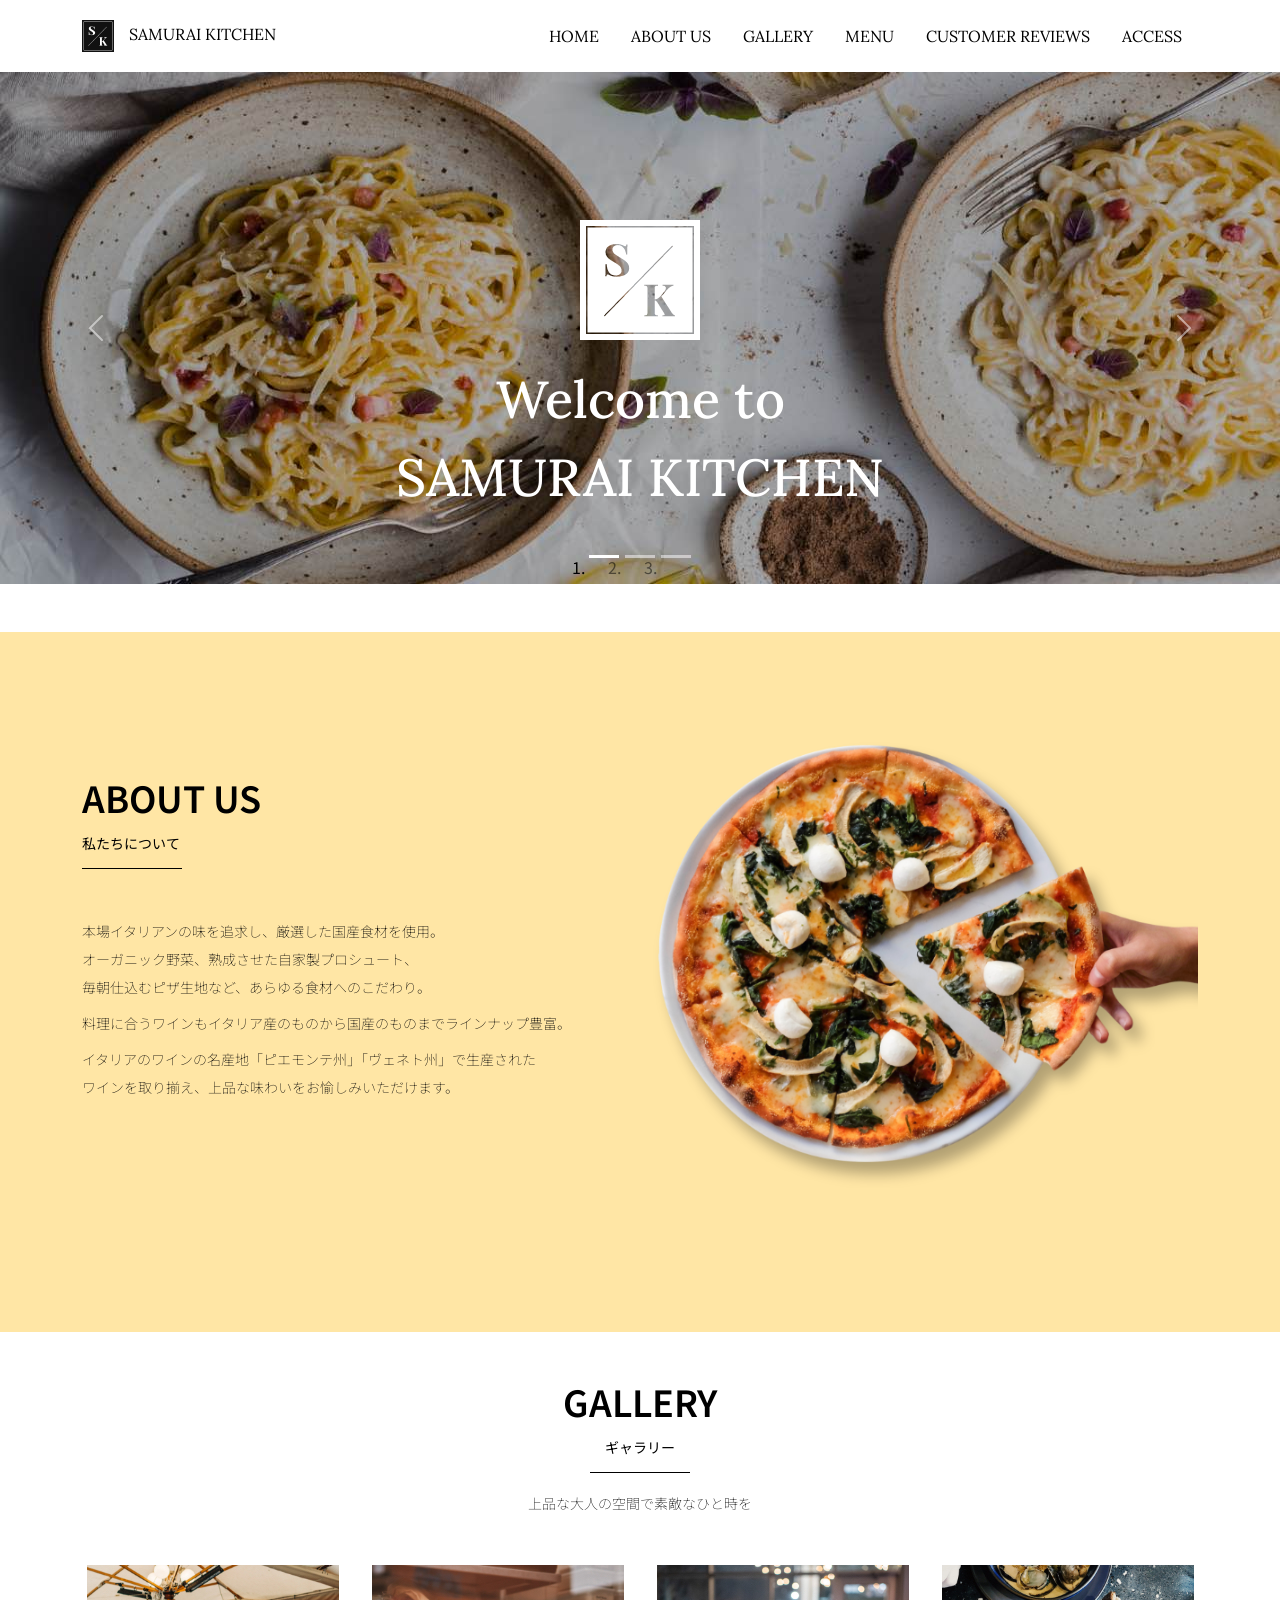
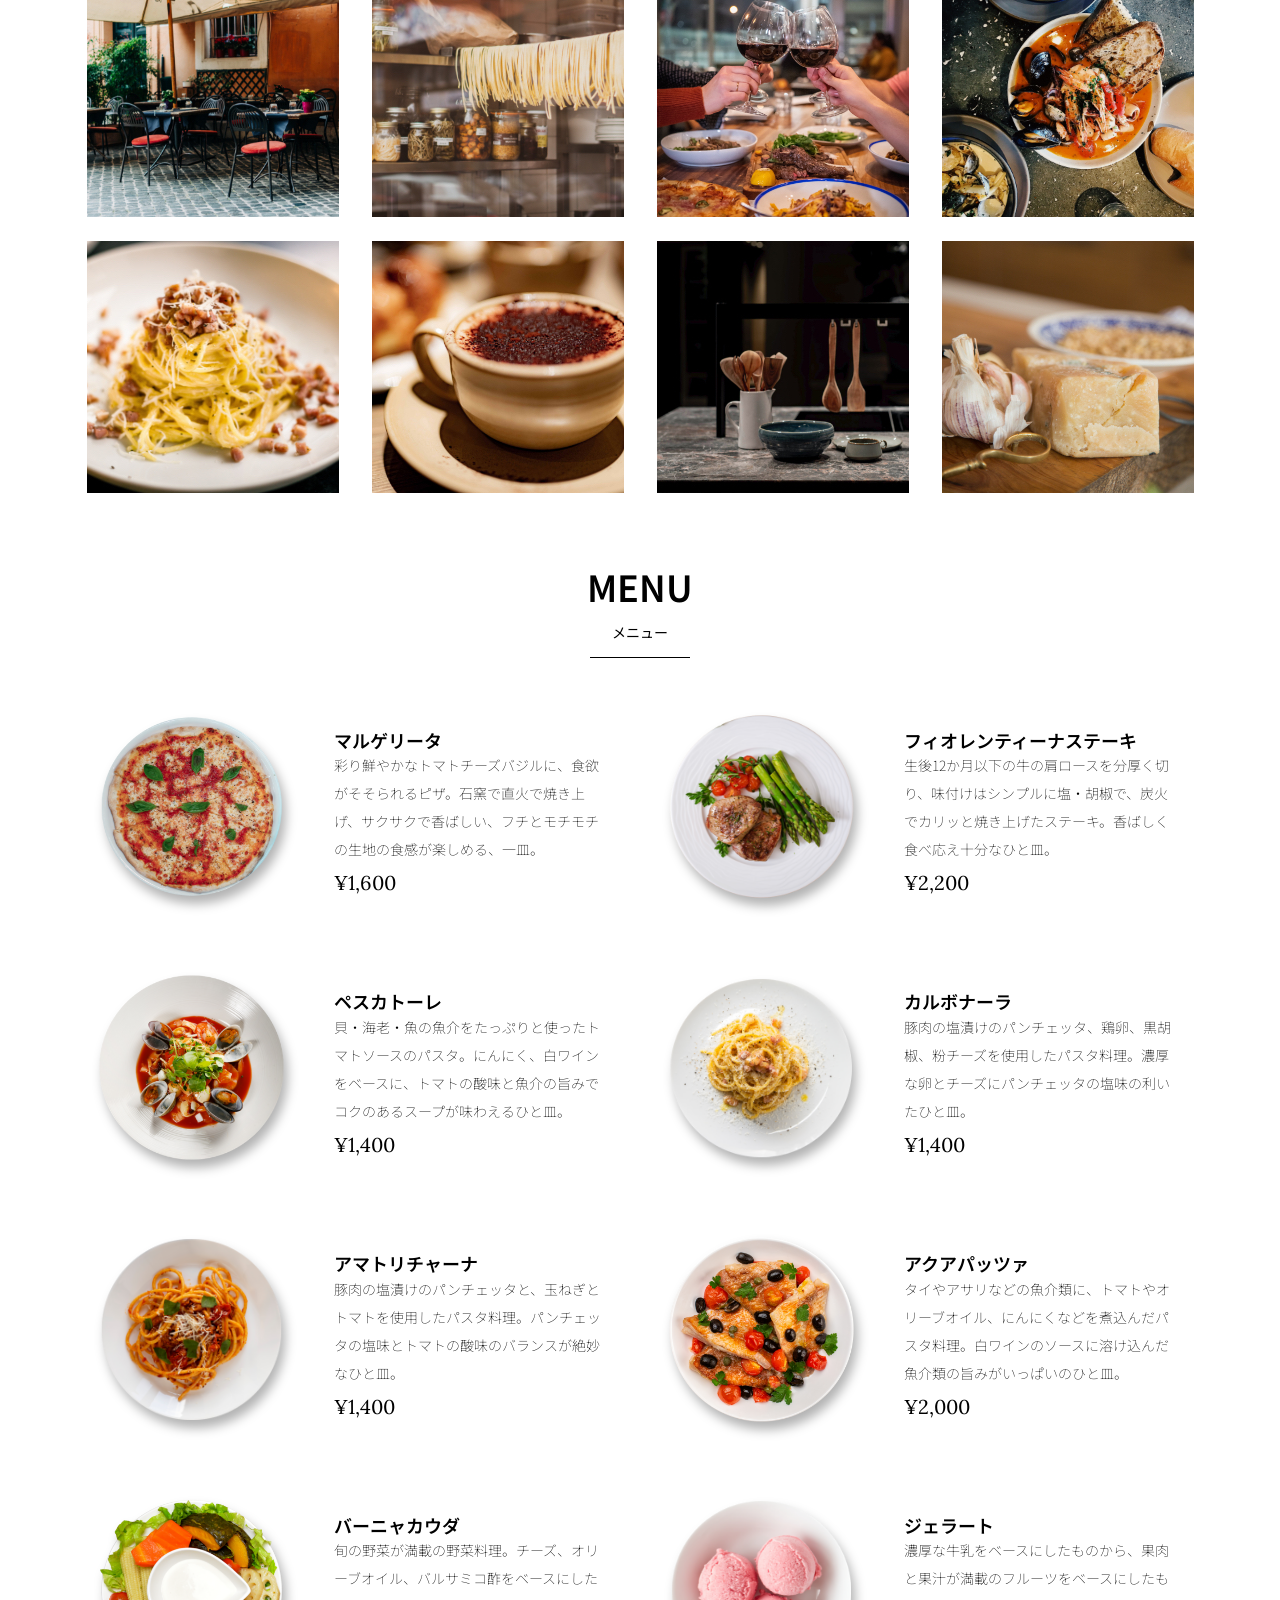
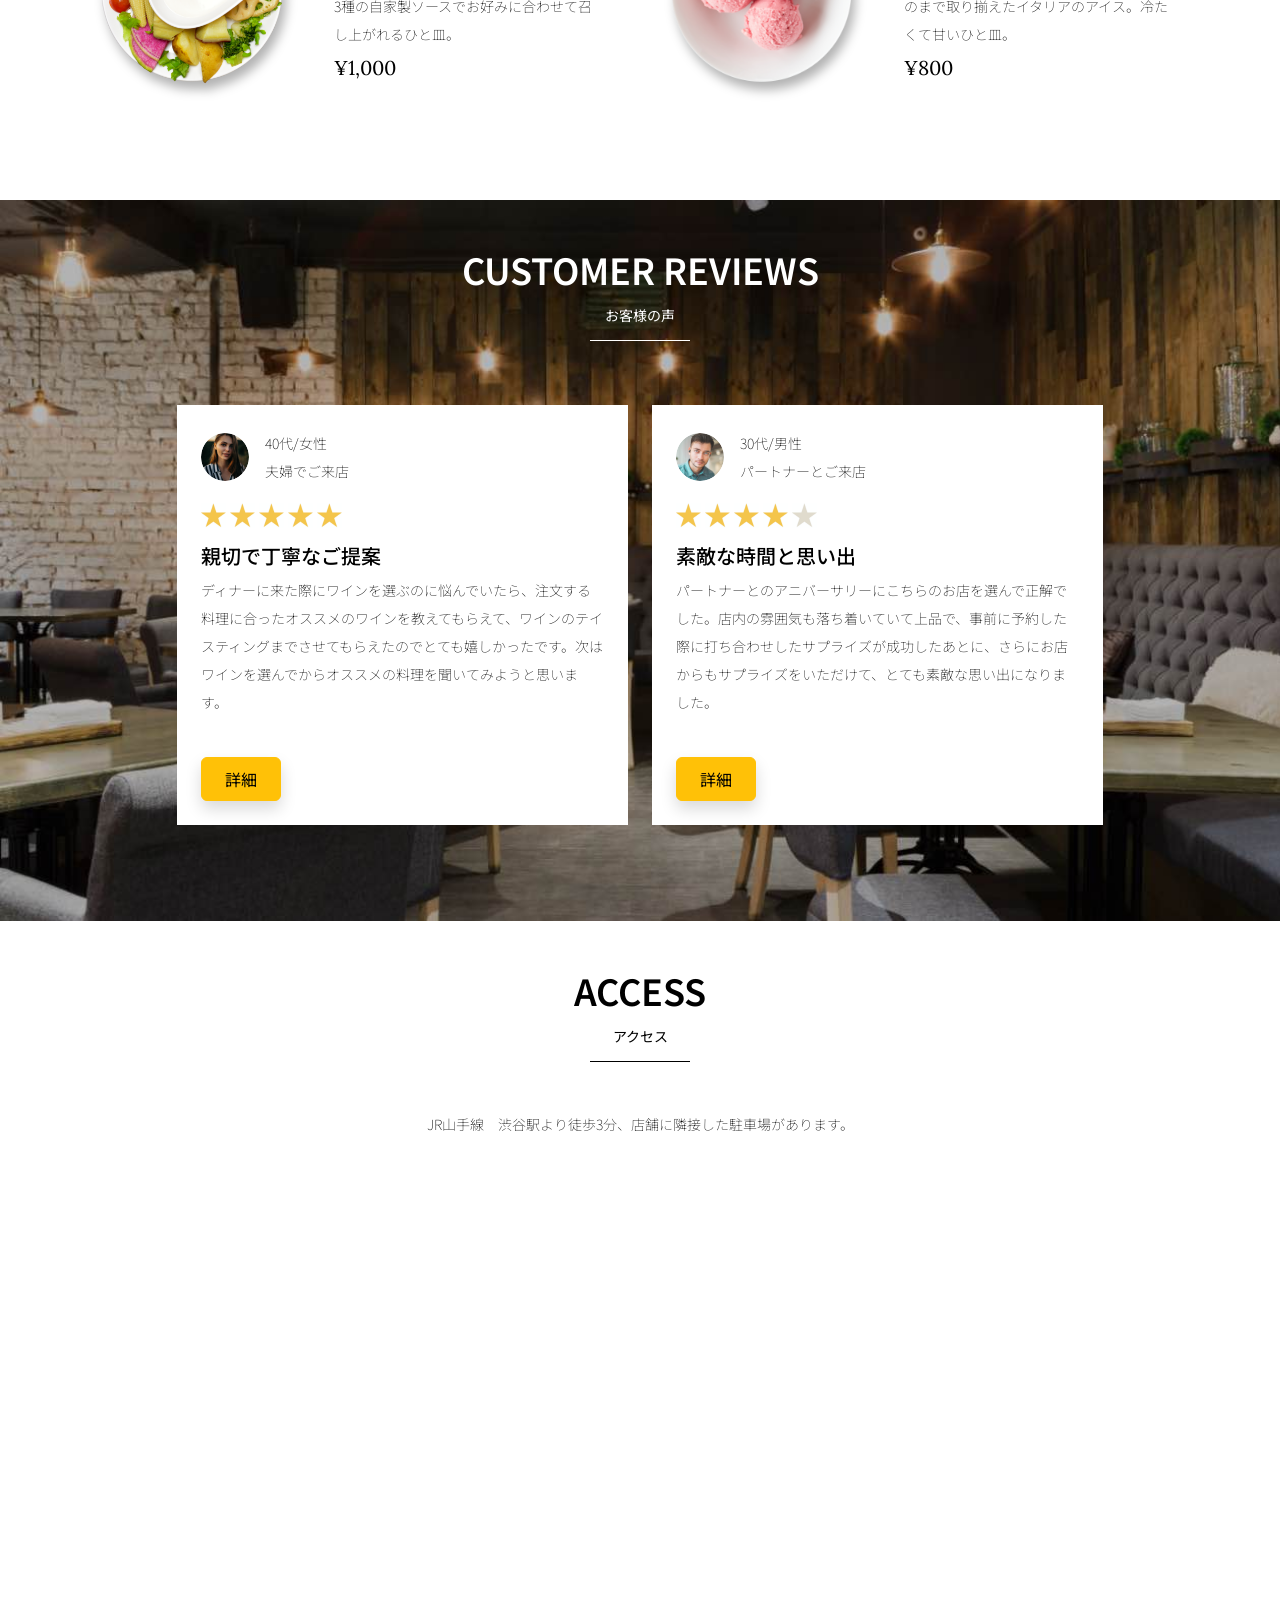
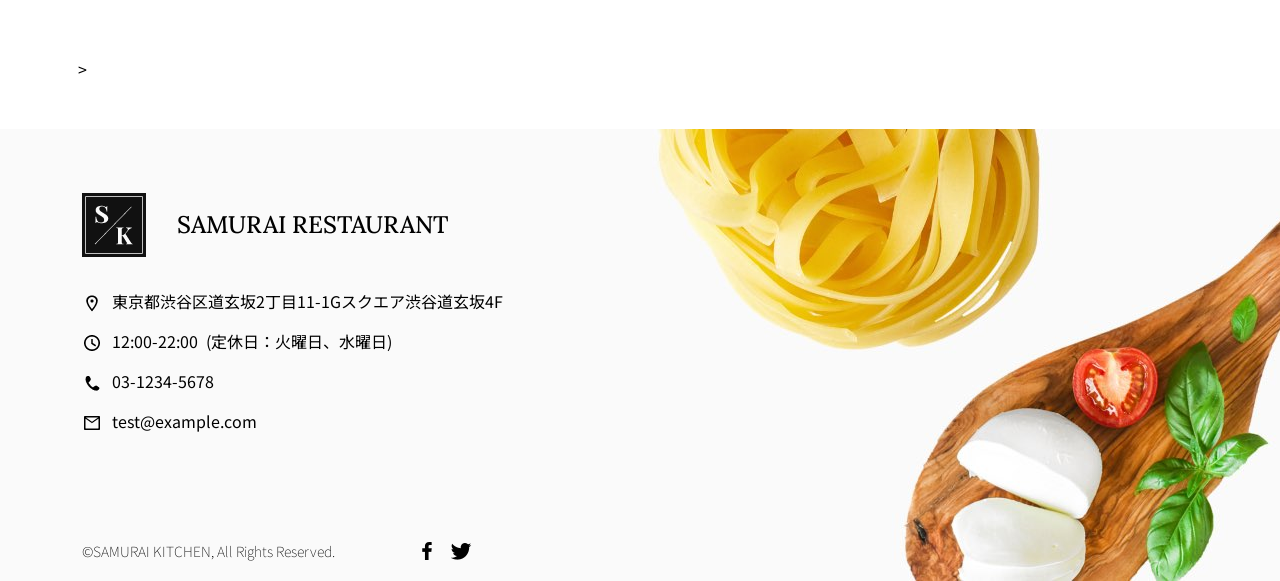
<file: kadai_tutorial_output/index.html>
<!doctype html>
<html lang="ja">

<head>
  <meta charset="utf-8">
 <!-- マルチデバイス対応 -->
  <meta name="viewport" content="width=device-width, initial-scale=1">
  <meta name="description" content="">
  <meta name="author" content="SAMURAI ENGINEER">
  <title>SAMURAI XD_HTML教材</title>

  <!-- ************************************************ bootstrap.min.cssの読み込み -->
  <link href="https://cdn.jsdelivr.net/npm/bootstrap@5.0.0-beta1/dist/css/bootstrap.min.css" rel="stylesheet"
    integrity="sha384-giJF6kkoqNQ00vy+HMDP7azOuL0xtbfIcaT9wjKHr8RbDVddVHyTfAAsrekwKmP1" crossorigin="anonymous">

  <!-- ************************************************ bootstrap.bundle.min.jsの読み込み -->
  <script src="https://cdn.jsdelivr.net/npm/bootstrap@5.0.0-beta1/dist/js/bootstrap.bundle.min.js"
    integrity="sha384-ygbV9kiqUc6oa4msXn9868pTtWMgiQaeYH7/t7LECLbyPA2x65Kgf80OJFdroafW" crossorigin="anonymous" defer>
  </script>

  <!-- ************************************************ Google Font読み込み -->
  <link rel="preconnect" href="https://fonts.gstatic.com">
  <link href="https://fonts.googleapis.com/css2?family=Lora&display=swap" rel="stylesheet">
  <link href="https://fonts.googleapis.com/css2?family=Noto+Sans+JP:wght@300&display=swap" rel="stylesheet">
  <!-- ************************************************ Font Awesome -->
  <link rel="stylesheet" href="https://use.fontawesome.com/releases/v5.1.0/css/all.css"
    integrity="sha384-lKuwvrZot6UHsBSfcMvOkWwlCMgc0TaWr+30HWe3a4ltaBwTZhyTEggF5tJv8tbt" crossorigin="anonymous">
  <!-- ************************************************今回作成する styles.cssの読み込み -->
  <link href="stylesheet/style.css" rel="stylesheet">
  <!-- ************************************************  -->
</head>

<body>
  <main>
    <!-- ナビゲーションバー開始 -->
   <nav class="navbar navbar-expand-lg">
     <div class="container">
       <a class="navbar-brand my_navbar_brand">
         <img class="img-fluid navbar_brand_logo" src="img/site_logo.png" alt="サイトアイコン"><span>SAMURAI KITCHEN</span>
       </a>
       <div class="navbar-toggler hamburger_menu" data-bs-toggle="collapse" data-bs-target="#navbarNav"
         　aria-controls="navbarNav" aria-expanded="false" aria-label="Toggle navigation">
         <input type="checkbox" id="hamburger_btn_check">
         <label for="hamburger_btn_check" class="hamburger_btn">
           <img class="btn_open" src="img/button_open.png" alt="ナビゲーションバーのボタン">
           <img class="btn_close" src="img/button_close.png" alt="ナビゲーションバーのボタン">
         </label>
       </div>
       <div class="collapse navbar-collapse justify-content-end" id="navbarNav">
         <ul class="navbar-nav">
           <li class="nav-item px-2">
             <a class="nav-link my_nav_link my-2" aria-current="page" href="#">HOME</a>
           </li>

           <li class="nav-item px-2">
             <a class="nav-link my_nav_link my-2" href="#about">ABOUT US</a>
           </li>

           <li class="nav-item px-2">
             <a class="nav-link my_nav_link my-2" href="#gallery">GALLERY</a>
           </li>

           <li class="nav-item px-2">
             <a class="nav-link my_nav_link my-2" href="#menu">MENU</a>
           </li>

           <li class="nav-item px-2">
             <a class="nav-link my_nav_link my-2" href="#review">CUSTOMER REVIEWS</a>
           </li>

           <li class="nav-item px-2">
             <a class="nav-link my_nav_link my-2" href="#access">ACCESS</a>
           </li>
             
         </ul>
       </div>
     </div>
   </nav>
<!-- ナビゲーションバー終了 -->

    <!-- カルーセル開始 -->

   <!-- カルーセル部分 -->
   <!-- idのmyCarouselはインジケーター部分のdata-bs-targetと紐付く必要がある。mb-5で下方向に余白追加。 -->
   <div id="myCarousel" class="carousel slide mb-5" data-bs-ride="carousel">

     <!-- インジケーター部分 -->
     <ol class="carousel-indicators">
       <!-- この箇所と前述のidは紐付いている。data-bs-slide-toの番号がカルーセルの順番。 -->
       <li data-bs-target="#myCarousel" data-bs-slide-to="0" class="active"></li>
       <li data-bs-target="#myCarousel" data-bs-slide-to="1"></li>
       <li data-bs-target="#myCarousel" data-bs-slide-to="2"></li>
     </ol>

     <!-- carousel-inner：カルーセルのキャプションと背景画像の部分。現在は1枚目だけ表示。 -->
     <div class="carousel-inner">
       <div class="carousel-item active">
         <img src="img/slider-1.jpg" alt="SAMURAI KITCHEN-1">
         <div class="carousel-caption">
        <!-- 独自クラスで位置とフォントを変更 -->
         <h1 class="my_carousel_caption">
             Welcome to<br>
             SAMURAI KITCHEN
           </h1>
         </div>
       </div>
     

 <!-- カルーセル2枚目 -->
 <div class="carousel-item">
   <img src="img/slider-2.jpg" alt="サンプル画像">
   <div class="carousel-caption">
     <h1 class="my_carousel_caption">
        The fabulous combination of&nbsp;wine&nbsp;and&nbsp;food
     </h1>
   </div>
 </div>

 <!-- カルーセル３枚目 -->
 <div class="carousel-item">
   <img src="img/slider-3.jpg" alt="サンプル画像">
   <div class="carousel-caption">
     <h1 class="my_carousel_caption">Get the Italian taste<br>
       at the SAMURAI&nbsp;KITCHEN
     </h1>
   </div>
 </div>

    </div>
     <!-- コントロールボタン 左側 -->
     <a class="carousel-control-prev" href="#myCarousel" role="button" data-bs-slide="prev">
       <span class="carousel-control-prev-icon" aria-hidden="true"></span>
       <span class="visually-hidden">Previous</span>
     </a>

     <!-- コントロールボタン 右側 -->
     <a class="carousel-control-next" href="#myCarousel" role="button" data-bs-slide="next">
       <span class="carousel-control-next-icon" aria-hidden="true"></span>
       <span class="visually-hidden">Next</span>
     </a>
   </div>

    <!-- カルーセル終了 -->

    <!-- アバウトセクション開始 -->
    <!--idにはaboutを設定 -->
    <section class="about_us_bg" id="about">
      <div class="container py-5 mb-5">
        <div class="row">

     <!--コンテンツの中央揃え。上下方向にパディング（サイズ5）。下方向にマージン（サイズ5）。 -->
     <div class="container py-5 mb-5">

       <!-- rowクラス（行） -->
       <div class="row">

         <!-- 左側カラム（6/12分割） -->
         <div class="col-lg-6 text-left">

           <!-- 上下方向にパディング（サイズ5） -->
           <div class="py-5">

             <!-- 下方向にマージン（サイズ5） -->
             <h2 class="section_title about mb-5">
               ABOUT US
             </h2>
             <!-- 下方向にマージン（サイズ2） -->
             <p class="mb-2">
               本場イタリアンの味を追求し、厳選した国産食材を使用。<br>
               オーガニック野菜、熟成させた自家製プロシュート、<br>
               毎朝仕込むピザ生地など、あらゆる食材へのこだわり。<br>
             </p>

             <!-- 下方向にマージン（サイズ2） -->
             <p class="mb-2">
               料理に合うワインもイタリア産のものから国産のものまでラインナップ豊富。<br>
             </p>

             <!-- 下方向にマージン（サイズ2） -->
             <p class="mb-2">
               イタリアのワインの名産地「ピエモンテ州」「ヴェネト州」で生産された<br>
               ワインを取り揃え、上品な味わいをお愉しみいただけます。<br>
             </p>
           </div>
         </div>

         <!-- 右側カラム（6/12分割） -->
         <div class="col-lg-6">

           <!-- 画像を配置 -->
           <img src="img/img-about-us.png" class="img-fluid" alt="pizza">
         </div>
       </div>
     </div>

      </section>
      <!-- アバウトセクション終了 -->

    <!-- ギャラリーセクション開始 -->
    <section id="gallery">
     <div class="container mb-5">
       <h2 class="mb-3 section_title gallery text-center">GALLERY</h2>
       <p class="text-center mb-5">
         上品な大人の空間で素敵なひと時を
       </p>

       <div class="row">
         <div class="col-6 col-lg-3 mb-4 d-flex justify-content-center">
           <img class="img-fluid" src="img/gallery-1.jpg" alt="サンプル画像">
         </div>

         <div class="col-6 col-lg-3 mb-4 d-flex justify-content-center">
           <img class="img-fluid" src="img/gallery-2.jpg" alt="サンプル画像">
         </div>

         <div class="col-6 col-lg-3 mb-4 d-flex justify-content-center">
           <img class="img-fluid" src="img/gallery-3.jpg" alt="サンプル画像">
         </div>

         <div class="col-6 col-lg-3 mb-4 d-flex justify-content-center">
           <img class="img-fluid" src="img/gallery-4.jpg" alt="サンプル画像">
         </div>

         <div class="col-6 col-lg-3 mb-4 d-flex justify-content-center">
           <img class="img-fluid" src="img/gallery-5.jpg" alt="サンプル画像">
         </div>

         <div class="col-6 col-lg-3 mb-4 d-flex justify-content-center">
           <img class="img-fluid" src="img/gallery-6.jpg" alt="サンプル画像">
         </div>

         <div class="col-6 col-lg-3 mb-4 d-flex justify-content-center">
           <img class="img-fluid" src="img/gallery-7.jpg" alt="サンプル画像">
         </div>

         <div class="col-6 col-lg-3 mb-4 d-flex justify-content-center">
           <img class="img-fluid" src="img/gallery-8.jpg" alt="サンプル画像">
         </div>

       </div>
     </div>
    </section>
    <!-- ギャラリーセクション終了 -->

    <!-- メニューセクション -->
    <section id="menu">
      <div class="container">
        <div class="row">
          <div class="col-lg-12">
            <h2 class="section_title menu text-center mb-5">MENU</h2>
          </div>
        </div>
      </div>

      <div class="container mb-5">
        <div class="row">
          <div class="col-12 col-lg-6">
            <div class="row g-0 mb-4">
              <div class="col-12 col-lg-5 text-center">
                <img src="img/margherita.png" class="img-fluid" alt="マルゲリータ">
              </div>
              <div class="col-12 col-lg-7 p-4">
              <h4 class="mb-0 menu_title">マルゲリータ</h4>
                <p class="my-auto">彩り鮮やかなトマトチーズバジルに、食欲がそそられるピザ。石窯で直火で焼き上げ、サクサクで香ばしい、フチとモチモチの生地の食感が楽しめる、一皿。</p>
                <p class="menu_price">¥1,600</p>
              </div>
            </div>
          </div>

          <div class="col-12 col-lg-6">
            <div class="row g-0 mb-4">
              <div class="col-12 col-lg-5 text-center">
              <img src="img/steak.png" class="img-fluid" alt="フィオレンティーナステーキ">
              </div>
              <div class="col-12 col-lg-7 p-4">
                <h4 class="mb-0 menu_title">フィオレンティーナステーキ</h4>
                <p class="my-auto">生後12か月以下の牛の肩ロースを分厚く切り、味付けはシンプルに塩・胡椒で、炭火でカリッと焼き上げたステーキ。香ばしく食べ応え十分なひと皿。</p>
                <p class="menu_price">¥2,200</p>
              </div>
            </div>
          </div>

          <div class="col-12 col-lg-6">
            <div class="row g-0 mb-4">
              <div class="col-12 col-lg-5 text-center">
                <img src="img/pescatore.png" class="img-fluid" alt="ペスカトーレ">
              </div>
              <div class="col-12 col-lg-7 p-4">
                <h4 class="mb-0 menu_title">ペスカトーレ</h4>
                <p class="my-auto">貝・海老・魚の魚介をたっぷりと使ったトマトソースのパスタ。にんにく、白ワインをベースに、トマトの酸味と魚介の旨みでコクのあるスープが味わえるひと皿。</p>
                <p class="menu_price">¥1,400</p>
              </div>
            </div>
          </div>

          <div class="col-12 col-lg-6">
            <div class="row g-0 mb-4">
              <div class="col-12 col-lg-5 text-center">
                <img src="img/carbonara.png" class="img-fluid" alt="カルボナーラ">
              </div>
              <div class="col-12 col-lg-7 p-4">
                <h4 class="mb-0 menu_title">カルボナーラ</h4>
                <p class="my-auto">豚肉の塩漬けのパンチェッタ、鶏卵、黒胡椒、粉チーズを使用したパスタ料理。濃厚な卵とチーズにパンチェッタの塩味の利いたひと皿。</p>
                <p class="menu_price">¥1,400</p>
              </div>
            </div>
          </div>

          <div class="col-12 col-lg-6">
            <div class="row g-0 mb-4">
              <div class="col-12 col-lg-5 text-center">
                <img src="img/amatriciana.png" class="img-fluid" alt="アマトリチャーナ">
              </div>
              <div class="col-12 col-lg-7 p-4">
                <h4 class="mb-0 menu_title">アマトリチャーナ</h4>
                <p class="my-auto">豚肉の塩漬けのパンチェッタと、玉ねぎとトマトを使用したパスタ料理。パンチェッタの塩味とトマトの酸味のバランスが絶妙なひと皿。</p>
                <p class="menu_price">¥1,400</p>
              </div>
            </div>
          </div>

          <div class="col-12 col-lg-6">
            <div class="row g-0 mb-4">
              <div class="col-12 col-lg-5 text-center">
                <img src="img/acqua-pazza.png" class="img-fluid" alt="アクアパッツァ">
              </div>
              <div class="col-12 col-lg-7 p-4">
                <h4 class="mb-0 menu_title">アクアパッツァ</h4>
                <p class="my-auto">タイやアサリなどの魚介類に、トマトやオリーブオイル、にんにくなどを煮込んだパスタ料理。白ワインのソースに溶け込んだ魚介類の旨みがいっぱいのひと皿。</p>
                <p class="menu_price">¥2,000</p>
              </div>
            </div>
          </div>

          <div class="col-12 col-lg-6">
            <div class="row g-0 mb-4">
              <div class="col-12 col-lg-5 text-center">
                <img src="img/bagna-cauda.png" class="img-fluid" alt="バーニャカウダ">
              </div>
              <div class="col-12 col-lg-7 p-4">
                <h4 class="mb-0 menu_title">バーニャカウダ</h4>
                <p class="my-auto">旬の野菜が満載の野菜料理。チーズ、オリーブオイル、バルサミコ酢をベースにした3種の自家製ソースでお好みに合わせて召し上がれるひと皿。</p>
                <p class="menu_price">¥1,000</p>
              </div>
            </div>
          </div>

          <div class="col-12 col-lg-6">
            <div class="row g-0 mb-4">
              <div class="col-12 col-lg-5 text-center">
                <img src="img/gelato.png" class="img-fluid" alt="ジェラート">
              </div>
              <div class="col-12 col-lg-7 p-4">
                <h4 class="mb-0 menu_title">ジェラート</h4>
                <p class="my-auto">濃厚な牛乳をベースにしたものから、果肉と果汁が満載のフルーツをベースにしたものまで取り揃えたイタリアのアイス。冷たくて甘いひと皿。</p>
                <p class="menu_price">¥800</p>
              </div>
            </div>
          </div>
        </div>
      </div>
    </section>
    <!-- メニューセクション終了 -->

    <!-- レビューセクション開始 -->
    <section id="review">

     <!-- review_wrapper で背景画像を設定します -->
     <div class="review_wrapper">

       <!-- container部分 -->
       <div class="container py-5 mb-5">

         <!-- 中央揃えでタイトルを表示 -->
         <div class="text-center mb-5">
           <h2 class="section_title review text-center text-white">CUSTOMER REVIEWS</h2>
         </div>

         <!-- row部分：左右のカラムを中央揃え -->
         <div class="row pb-5 justify-content-center">

           <!-- 左側カラム -->
           <div class="col-12 col-lg-5 mt-3">

             <!-- 背景を白色に設定 -->
             <div class="bg-white h_420">

               <!-- 内側にパディング4 -->
               <div class="p-4">

                 <!-- 顔写真と年齢などのテキストはd-flexで横並びにする　中央揃え -->
                 <div class="d-flex align-items-center">
                   <!-- お客様の画像を配置 -->
                   <img src="img/customer-woman.png" class="reviewer_img" alt="サンプル画像">
                   <div>
                     <!-- お客様情報のテキスト -->
                     <p class="my-0">40代/女性</p>
                     <p class="my-0">夫婦でご来店</p>
                   </div>
                 </div>

                 <div class="my-3">
                   <!-- 星の画像を表示 -->
                   <img src="img/star-point.png" class="star_img" alt="star">
                   <img src="img/star-point.png" class="star_img" alt="star">
                   <img src="img/star-point.png" class="star_img" alt="star">
                   <img src="img/star-point.png" class="star_img" alt="star">
                   <img src="img/star-point.png" class="star_img" alt="star">
                 </div>

                 <!-- レビュータイトル -->
                 <h5>親切で丁寧なご提案</h5>
                 <!-- レビュー内容 -->
                 <p>
                   ディナーに来た際にワインを選ぶのに悩んでいたら、注文する料理に合ったオススメのワインを教えてもらえて、ワインのテイスティングまでさせてもらえたのでとても嬉しかったです。次はワインを選んでからオススメの料理を聞いてみようと思います。
                 </p>

                 <!-- 黄色のボタンを配置 -->
               <button type="button" class="btn btn-warning shadow fix_bottom">詳細</button>
               </div>
             </div>
           </div>

           <!-- 右側カラム：左側カラムと内容が同じなので説明は省略 -->
           <div class="col-12 col-lg-5 mt-3">
             <div class="bg-white h_420">
               <div class="p-4">
                 <div class="d-flex align-items-center">
                   <img src="img/customer-man.png" class="reviewer_img" alt="サンプル画像">
                   <div>
                     <p class="my-0">30代/男性</p>
                     <p class="my-0">パートナーとご来店</p>
                   </div>
                 </div>
                 <div class="my-3">
                   <img src="img/star-point.png" class="star_img" alt="star">
                   <img src="img/star-point.png" class="star_img" alt="star">
                   <img src="img/star-point.png" class="star_img" alt="star">
                   <img src="img/star-point.png" class="star_img" alt="star">
                   <img src="img/star-no-point.png" class="star_img" alt="no-star">
                 </div>
                 <h5>素敵な時間と思い出</h5>
                 <p>
                   パートナーとのアニバーサリーにこちらのお店を選んで正解でした。店内の雰囲気も落ち着いていて上品で、事前に予約した際に打ち合わせしたサプライズが成功したあとに、さらにお店からもサプライズをいただけて、とても素敵な思い出になりました。
                 </p>
               <button type="button" class="btn btn-warning shadow fix_bottom">詳細</button>
               </div>
             </div>
           </div>
         </div>
       </div>
     </div>
    </section>
    <!-- レビューセクション終了 -->

    <!-- アクセスセクション開始 -->
    <section id="access">
     <div class="container">

       <div class="row">
         <div class="col-lg-12 text-center mb-5">
           <h2 class="section_title text-center access mb-5">ACCESS</h2>
           <p>JR山手線　渋谷駅より徒歩3分、店舗に隣接した駐車場があります。</p>
         </div>
       </div>
     </div>

     <div class="container mb-5 px-2">
       <!-- この部分にマップを配置 -->
      <iframe src="https://www.google.com/maps/embed?pb=!1m18!1m12!1m3!1d3241.2804973827606!2d139.7469133751125!3d35.67009473058685!2m3!1f0!2f0!3f0!3m2!1i1024!2i768!4f13.1!3m3!1m2!1s0x60188b602972bb83%3A0xa6b553df33a5bd04!2zU0FNVVJBSSBFTkdJTkVFUiDkvo3jgqjjg7Pjgrjjg4vjgqI!5e0!3m2!1sja!2sjp!4v1776081888854!5m2!1sja!2sjp" width="600" height="450" style="border:0;" allowfullscreen="" loading="lazy" referrerpolicy="no-referrer-when-downgrade"
         class="w-100" style="height: 50vh;" loading="lazy"></iframe>>
     </div>
    </section>
    <!-- アクセスセクション終了 -->


    <!-- フッター開始 -->
    <footer id="footer">
     <div class="container">
       <div class="row">

         <!-- 2カラムに分けたレイアウトの左側カラム -->
         <div class="col-12 col-lg-6 position-relative">

           <!-- 左側カラムのレイアウトをさらに分けるためにrowを使用 -->
           <div class="row pt-5">

             <!-- 画面をさらに2:10に分割 -->
             <!-- ここは2:10の2の部分 -->
             <div class="col-lg-2 text-center my-3">

               <!-- サイトロゴ -->
               <img class="img-fluid footer_brand_logo" src="img/site_logo.png" alt="サンプル画像">
             </div>

             <!-- ここは2:10の10の部分 -->
             <div class="col-lg-10 align-self-center my-3">
               <!-- タイトル文字 -->
               <h2 class="m-0 footer_text">SAMURAI RESTAURANT</h2>
             </div>
           </div>

           <!-- 営業時間などのテキストを追加 -->
           <div class="restaurant_info py-3">
             <div class="d-flex mb-3">
               <img src="img/icon-Marker.png" alt="marker">
               <p class="p-0 m-0">東京都渋谷区道玄坂2丁目11-1Gスクエア渋谷道玄坂4F</p>
             </div>
             <div class="d-flex mb-3">
               <img src="img/icon-Clock.png" alt="clock">
               <p class="p-0 m-0">12:00-22:00&nbsp;&nbsp;(定休日：火曜日、水曜日)</p>
             </div>
             <div class="d-flex mb-3">
               <img src="img/icon-Phone.png" alt="phone">
               <p class="p-0 m-0">03-1234-5678</p>
             </div>
             <div class="d-flex mb-3">
               <img src="img/icon-Mail.png" alt="mail">
               <p class="p-0 m-0">test@example.com</p>
             </div>
           </div>

           <!-- コピーライトを追加 -->
           <div class="copy_right align-items-center">
             <p>
               ©SAMURAI KITCHEN, All Rights Reserved.
             </p>

             <!-- SNSアイコンを表示 -->
             <img src="img/icon-facebook.png" class="sns_img" alt="facebook">
             <img src="img/icon-twitter.png" class="sns_img" alt="twitter">
           </div>
         </div>

         <!-- 2カラムに分けたレイアウトの右側カラム -->
         <div class="col-lg-6 d-none d-lg-block">
           <!-- 背景画像を表示 -->
           <img src="img/background-footer.jpg" alt="背景画像">
         </div>
       </div>
     </div>
    </footer>
    <!-- フッター終了 -->
  </main>
</body>

</html>
</file>
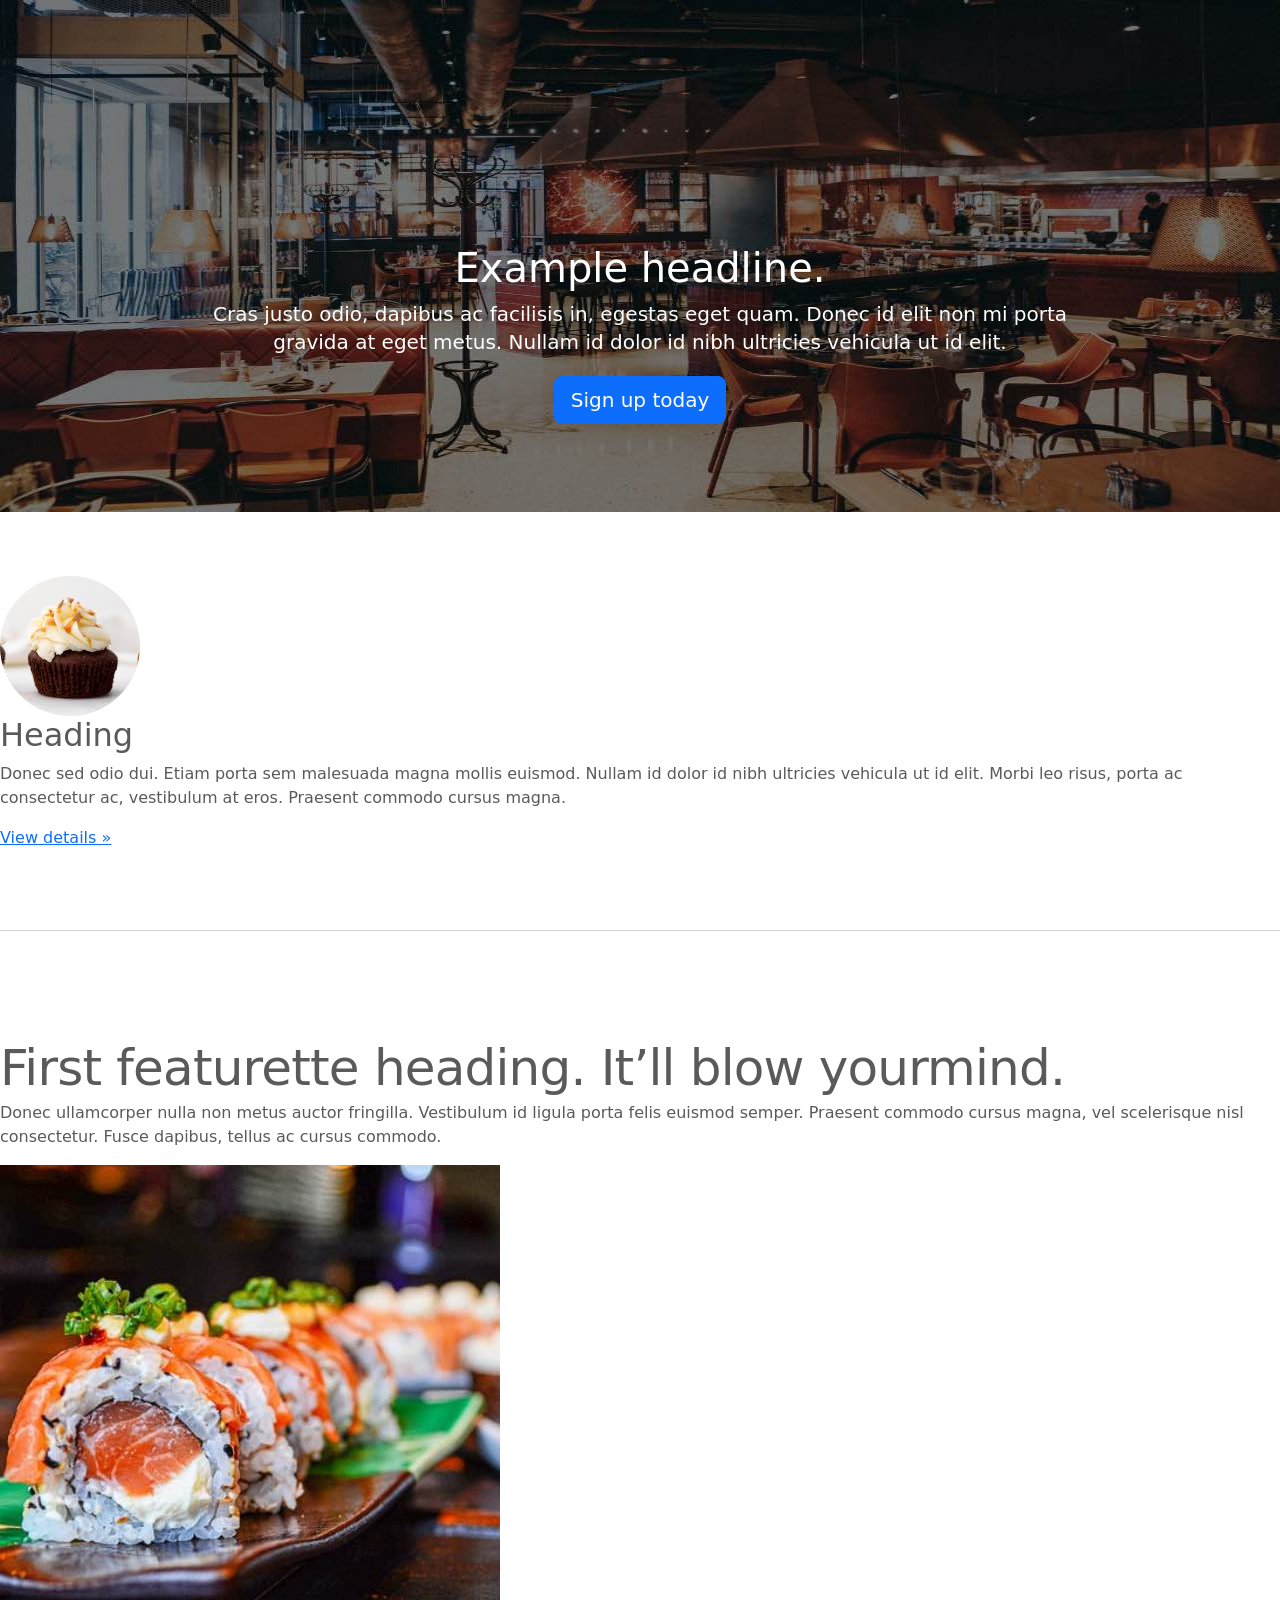
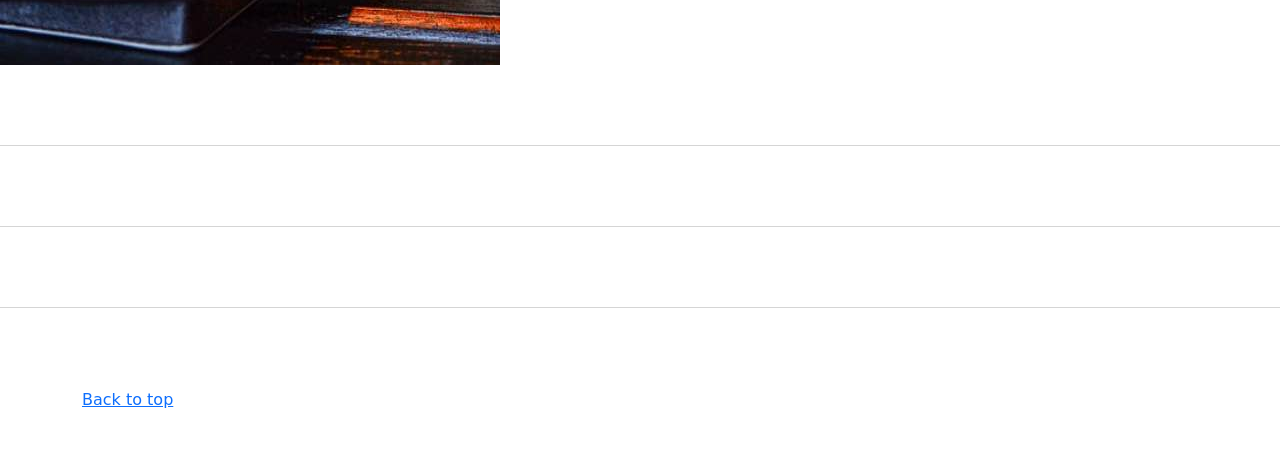
<file: kadai_003/index_for_student.html>
<!doctype html>
<html lang="en">
  <head>
    <meta charset="utf-8">
    <meta name="viewport" content="width=device-width, initial-scale=1">
    <meta name="description" content="">
    <meta name="author" content="Mark Otto, Jacob Thornton, and Bootstrap contributors">
    <meta name="generator" content="Hugo 0.79.0">
    <title>Carousel Template · Bootstrap v5.0</title>
    <link rel="canonical" href="https://getbootstrap.com/docs/5.0/examples/carousel/">
    <!-- ************************************************ bootstrap.min.cssの読み込み -->
   <link href="https://cdn.jsdelivr.net/npm/bootstrap@5.0.0-beta1/dist/css/bootstrap.min.css" rel="stylesheet" integrity="sha384-giJF6kkoqNQ00vy+HMDP7azOuL0xtbfIcaT9wjKHr8RbDVddVHyTfAAsrekwKmP1" crossorigin="anonymous">
    <!-- ************************************************ carousel.cssの読み込み -->
    <link href="carousel.css" rel="stylesheet">
    <!-- ************************************************ bootstrap.bundle.min.jsの読み込み -->
   <script src="https://cdn.jsdelivr.net/npm/bootstrap@5.0.0-beta1/dist/js/bootstrap.bundle.min.js" integrity="sha384-ygbV9kiqUc6oa4msXn9868pTtWMgiQaeYH7/t7LECLbyPA2x65Kgf80OJFdroafW" crossorigin="anonymous" defer></script>
  </head>
  <body>
    <main>
      <!-- ************************************************ カールセル開始 -->
     <!-- こちらのclassを変更しカルーセルを実装してください -->
<div id="carouselExampleFade" class="carousel slide carousel-fade" data-bs-ride="carousel">
     <!-- ここまで-->

       <div class="carousel-inner">
         <div class="carousel-item active">
           <img src="img/top_1.jpg" alt="サンプル画像1">
           <div class="container">
             <div class="carousel-caption">
               <h1>Example headline.</h1>
               <p>Cras justo odio, dapibus ac facilisis in, egestas eget quam. Donec id elit non mi porta gravida at eget
                 metus. Nullam id dolor id nibh ultricies vehicula ut id elit.</p>
               <p><a class="btn btn-lg btn-primary" href="#" role="button">Sign up today</a></p>
             </div>
           </div>
         </div>

             <div class="carousel-item">
      <img src="img/top_2.jpg" alt="サンプル画像2">
      <div class="container">
        <div class="carousel-caption">
          <h1>Example headline.</h1>
          <p>Cras justo odio, dapibus ac facilisis in, egestas eget quam.</p>
          <p><a class="btn btn-lg btn-primary" href="#">Sign up today</a></p>
        </div>
      </div>
    </div>

    <div class="carousel-item">
      <img src="img/top_3.jpg" alt="サンプル画像3">
      <div class="container">
        <div class="carousel-caption">
          <h1>Example headline.</h1>
          <p>Cras justo odio, dapibus ac facilisis in, egestas eget quam.</p>
          <p><a class="btn btn-lg btn-primary" href="#">Sign up today</a></p>
        </div>
      </div>
    </div>



        </div>
      </div>
      <!-- ************************************************ カールセル終了 -->
      <!-- <div class="container marketing"> -->
      <div class="">
        <!-- <div class="row"> -->
        <div class="">
          <!-- <div class="col-lg-4"> -->
          <div class="">
            <img src="img/cake.jpg" class="rounded-circle" alt="サンプル画像2">
            <h2>Heading</h2>
            <p>Donec sed odio dui. Etiam porta sem malesuada magna mollis euismod. Nullam id dolor id nibh ultricies
              vehicula ut id elit. Morbi leo risus, porta ac consectetur ac, vestibulum at eros. Praesent commodo cursus
              magna.</p>
            <!-- <p><a class="btn btn-secondary" href="#" role="button">View details &raquo;</a></p> -->
            <p><a class="" href="#" role="button">View details &raquo;</a></p>
          </div>
        </div>
        <hr class="featurette-divider">
        <!-- <div class="row"> -->
        <div class="">
          <!-- <div class="col-md-7"> -->
          <div class="">
            <!-- <h2 class="featurette-heading">First featurette heading. <span class="text-muted">It’ll blow yourmind.</span> -->
            <h2 class="featurette-heading">First featurette heading. <span class="">It’ll blow yourmind.</span></h2>
            <!-- <p class="lead">Donec ullamcorper nulla non metus auctor fringilla. Vestibulum id ligula porta felis
              euismod
              semper. Praesent commodo cursus magna, vel scelerisque nisl consectetur. Fusce dapibus, tellus ac cursus
              commodo.</p> -->
            <p class="">
              Donec ullamcorper nulla non metus auctor fringilla. Vestibulum id ligula porta felis
              euismod
              semper. Praesent commodo cursus magna, vel scelerisque nisl consectetur. Fusce dapibus, tellus ac cursus
              commodo.
            </p>
          </div>
          <!-- <div class="col-md-5"> -->
          <div class="">
            <!-- <img src="img/sushi.jpg" class="img-fluid" alt=""> -->
            <img src="img/sushi.jpg" class="" alt="サンプル画像3">
          </div>
        </div>
        <hr class="featurette-divider">
        <!-- ここにもう一つ左右を反転させたものを作ります。 -->
        <hr class="featurette-divider">
        <!-- ここにもう一つ左右を反転させたものを作ります。 -->
        <hr class="featurette-divider">
        <footer class="container">
          <!-- <p class="float-end"><a href="#">Back to top</a></p> -->
          <p class=""><a href="#">Back to top</a></p>
        </footer>
      </div>
    </main>
  </body>

</html>
</file>
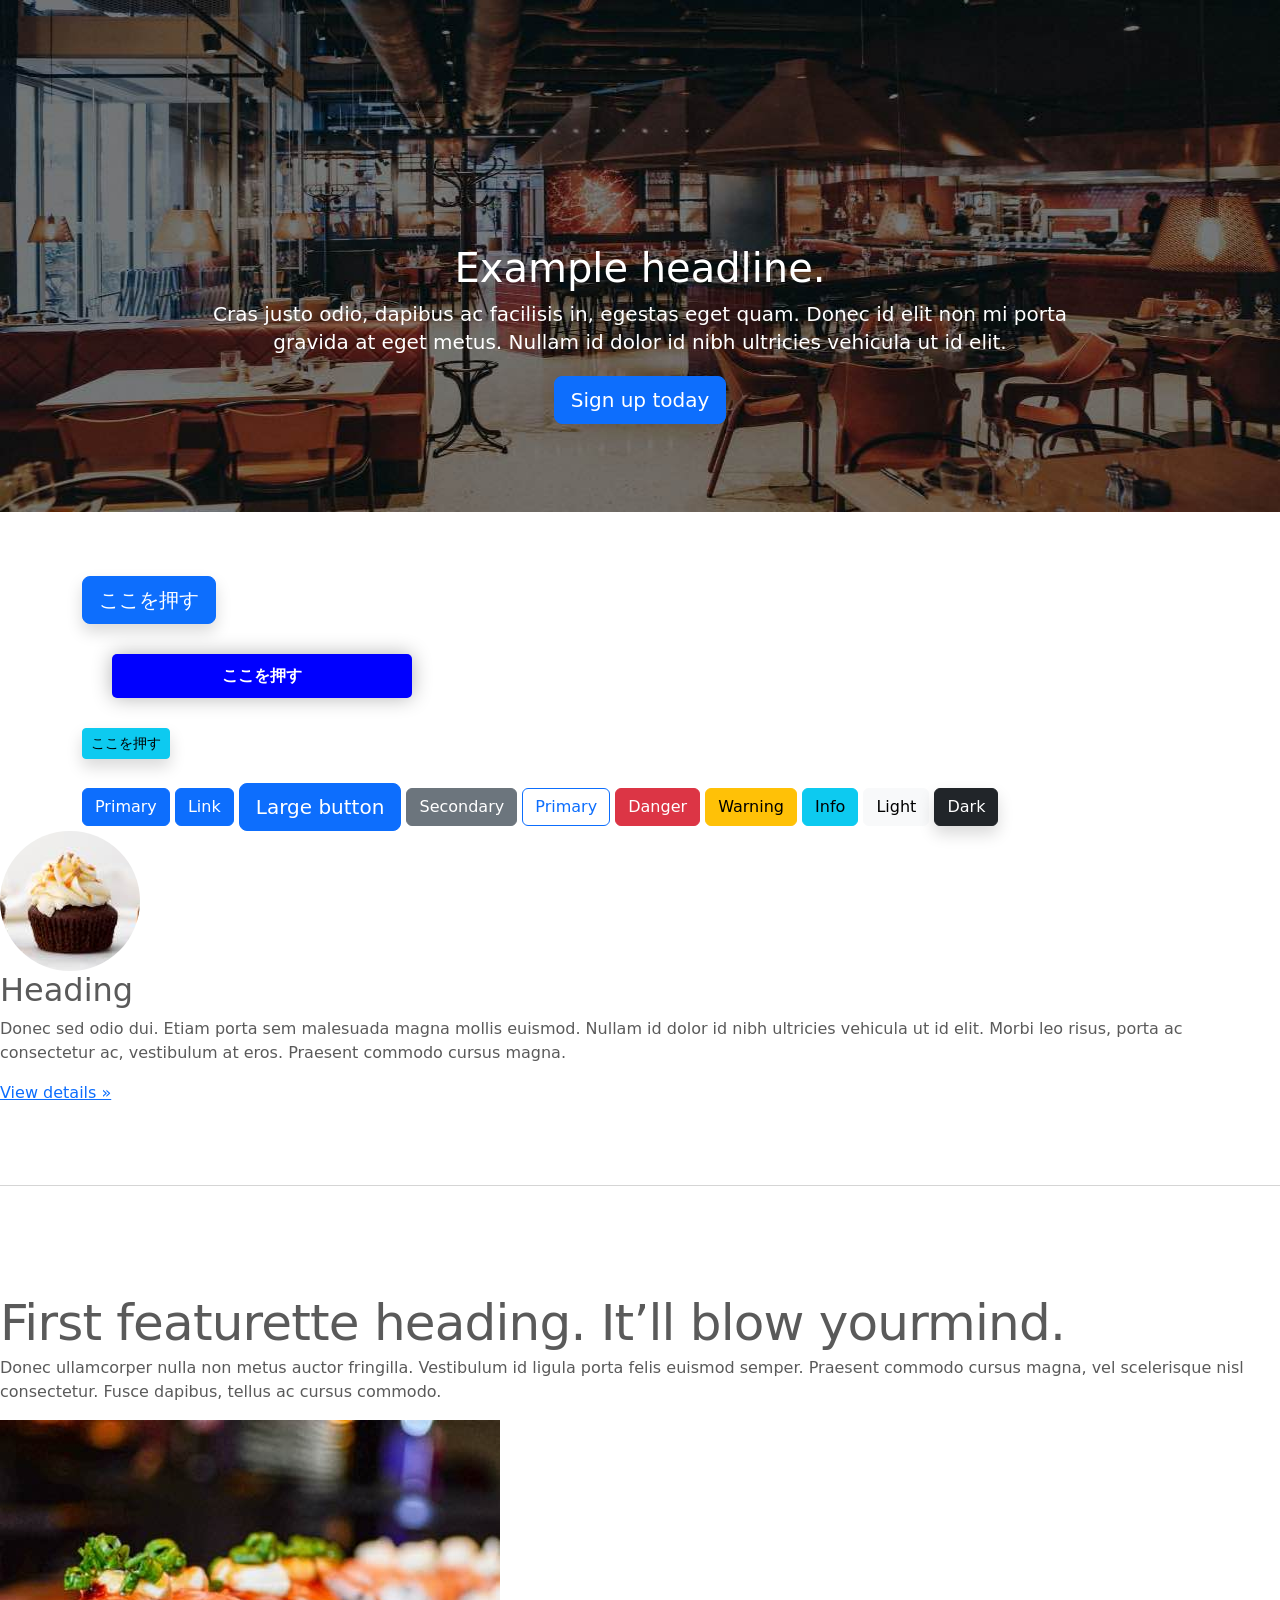
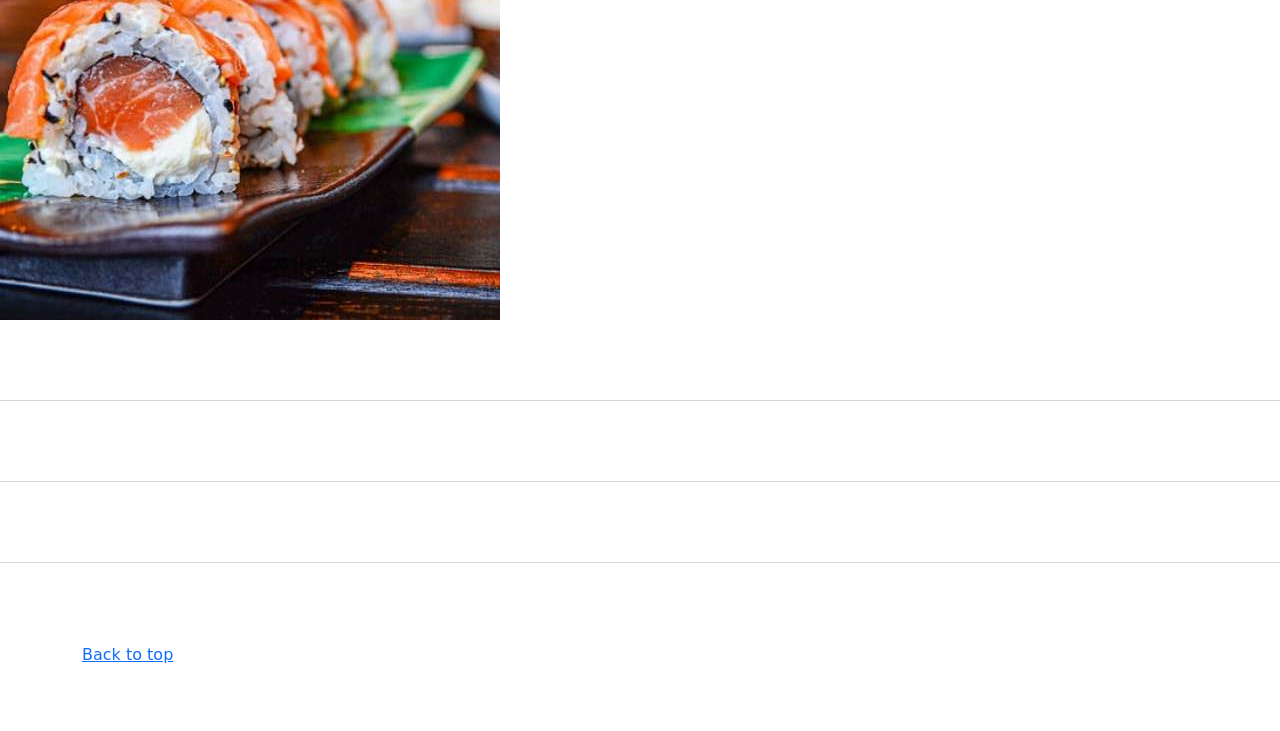
<file: kadai_004/index_for_student.html>
<!doctype html>
<html lang="en">
  <head>
    <meta charset="utf-8">
    <meta name="viewport" content="width=device-width, initial-scale=1">
    <meta name="description" content="">
    <meta name="author" content="Mark Otto, Jacob Thornton, and Bootstrap contributors">
    <meta name="generator" content="Hugo 0.79.0">
    <title>Carousel Template · Bootstrap v5.0</title>
    <link rel="canonical" href="https://getbootstrap.com/docs/5.0/examples/carousel/">
    <!-- ************************************************ bootstrap.min.cssの読み込み -->
   <link href="https://cdn.jsdelivr.net/npm/bootstrap@5.0.0-beta1/dist/css/bootstrap.min.css" rel="stylesheet" integrity="sha384-giJF6kkoqNQ00vy+HMDP7azOuL0xtbfIcaT9wjKHr8RbDVddVHyTfAAsrekwKmP1" crossorigin="anonymous">
    <!-- ************************************************ carousel.cssの読み込み -->
    <link href="carousel.css" rel="stylesheet">
    <!-- ************************************************ bootstrap.bundle.min.jsの読み込み -->
   <script src="https://cdn.jsdelivr.net/npm/bootstrap@5.0.0-beta1/dist/js/bootstrap.bundle.min.js" integrity="sha384-ygbV9kiqUc6oa4msXn9868pTtWMgiQaeYH7/t7LECLbyPA2x65Kgf80OJFdroafW" crossorigin="anonymous" defer></script>
  </head>
  <body>
    <main>
      <!-- ************************************************ カールセル開始 -->
    <div id="myCarousel" class="carousel slide" data-bs-ride="carousel">
     <div class="carousel-inner">
       <div class="carousel-item active">
         <img src="img/top_1.jpg" alt="サンプル画像1">
         <div class="container">
           <div class="carousel-caption">
             <h1>Example headline.</h1>
             <p>Cras justo odio, dapibus ac facilisis in, egestas eget quam. Donec id elit non mi porta gravida at eget
               metus. Nullam id dolor id nibh ultricies vehicula ut id elit.</p>
             <p><a class="btn btn-lg btn-primary" href="#" role="button">Sign up today</a></p>
           </div>
         </div>
       </div>
        </div>
      </div>
      <!-- ************************************************ カールセル終了 -->

         <div class="container">

     <style>
        .button-test {
          /* パディング上下方向10px 左右方向30px */
          padding: 10px 30px;
          /* ボタンの幅 300px*/
          width: 300px;
          /* 背景色 青 */
          background-color: blue;
          /* フォント色 白 */
          color: white;
         /* テキスト中央揃え */
         text-align: center;
         /* フォントを太く */
         font-weight: bold;
         /* ボタンの角を丸める */
         border-radius: 5px;
         /* 上下左右方向の余白外側30px */
         margin: 30px;
         /* ボタンの影 */
         box-shadow: 0 0 20px 0 rgba(0, 0, 0, 30%);
         }
     </style>

     <!-- buttonテスト -->
 <button class="btn btn-primary btn-lg shadow">ここを押す</button>
     <div class="button-test">ここを押す</div>  
 <a href="" class="btn btn-info btn-sm shadow">ここを押す</a><br><br>

<button type="button" class="btn btn-primary">Primary</button>
<a class="btn btn-primary" href="#" role="button">Link</a>
<button type="button" class="btn btn-primary btn-lg">Large button</button>
<button type="button" class="btn btn-secondary">Secondary</button>
<button type="button" class="btn btn-outline-primary">Primary</button>
<button type="button" class="btn btn-danger">Danger</button>
<button type="button" class="btn btn-warning">Warning</button>
<button type="button" class="btn btn-info">Info</button>
<button type="button" class="btn btn-light">Light</button>
<button type="button" class="btn btn-dark shadow">Dark</button>








   </div>
   
      <!-- <div class="container marketing"> -->
      <div class="">
        <!-- <div class="row"> -->
        <div class="">
          <!-- <div class="col-lg-4"> -->
          <div class="">
            <img src="img/cake.jpg" class="rounded-circle" alt="サンプル画像2">
            <h2>Heading</h2>
            <p>Donec sed odio dui. Etiam porta sem malesuada magna mollis euismod. Nullam id dolor id nibh ultricies
              vehicula ut id elit. Morbi leo risus, porta ac consectetur ac, vestibulum at eros. Praesent commodo cursus
              magna.</p>
            <!-- <p><a class="btn btn-secondary" href="#" role="button">View details &raquo;</a></p> -->
            <p><a class="" href="#" role="button">View details &raquo;</a></p>
          </div>
        </div>
        <hr class="featurette-divider">
        <!-- <div class="row"> -->
        <div class="">
          <!-- <div class="col-md-7"> -->
          <div class="">
            <!-- <h2 class="featurette-heading">First featurette heading. <span class="text-muted">It’ll blow yourmind.</span> -->
            <h2 class="featurette-heading">First featurette heading. <span class="">It’ll blow yourmind.</span></h2>
            <!-- <p class="lead">Donec ullamcorper nulla non metus auctor fringilla. Vestibulum id ligula porta felis
              euismod
              semper. Praesent commodo cursus magna, vel scelerisque nisl consectetur. Fusce dapibus, tellus ac cursus
              commodo.</p> -->
            <p class="">
              Donec ullamcorper nulla non metus auctor fringilla. Vestibulum id ligula porta felis
              euismod
              semper. Praesent commodo cursus magna, vel scelerisque nisl consectetur. Fusce dapibus, tellus ac cursus
              commodo.
            </p>
          </div>
          <!-- <div class="col-md-5"> -->
          <div class="">
            <!-- <img src="img/sushi.jpg" class="img-fluid" alt=""> -->
            <img src="img/sushi.jpg" class="" alt="サンプル画像3">
          </div>
        </div>
        <hr class="featurette-divider">
        <!-- ここにもう一つ左右を反転させたものを作ります。 -->
        <hr class="featurette-divider">
        <!-- ここにもう一つ左右を反転させたものを作ります。 -->
        <hr class="featurette-divider">
        <footer class="container">
          <!-- <p class="float-end"><a href="#">Back to top</a></p> -->
          <p class=""><a href="#">Back to top</a></p>
        </footer>
      </div>
    </main>
  </body>

</html>
</file>
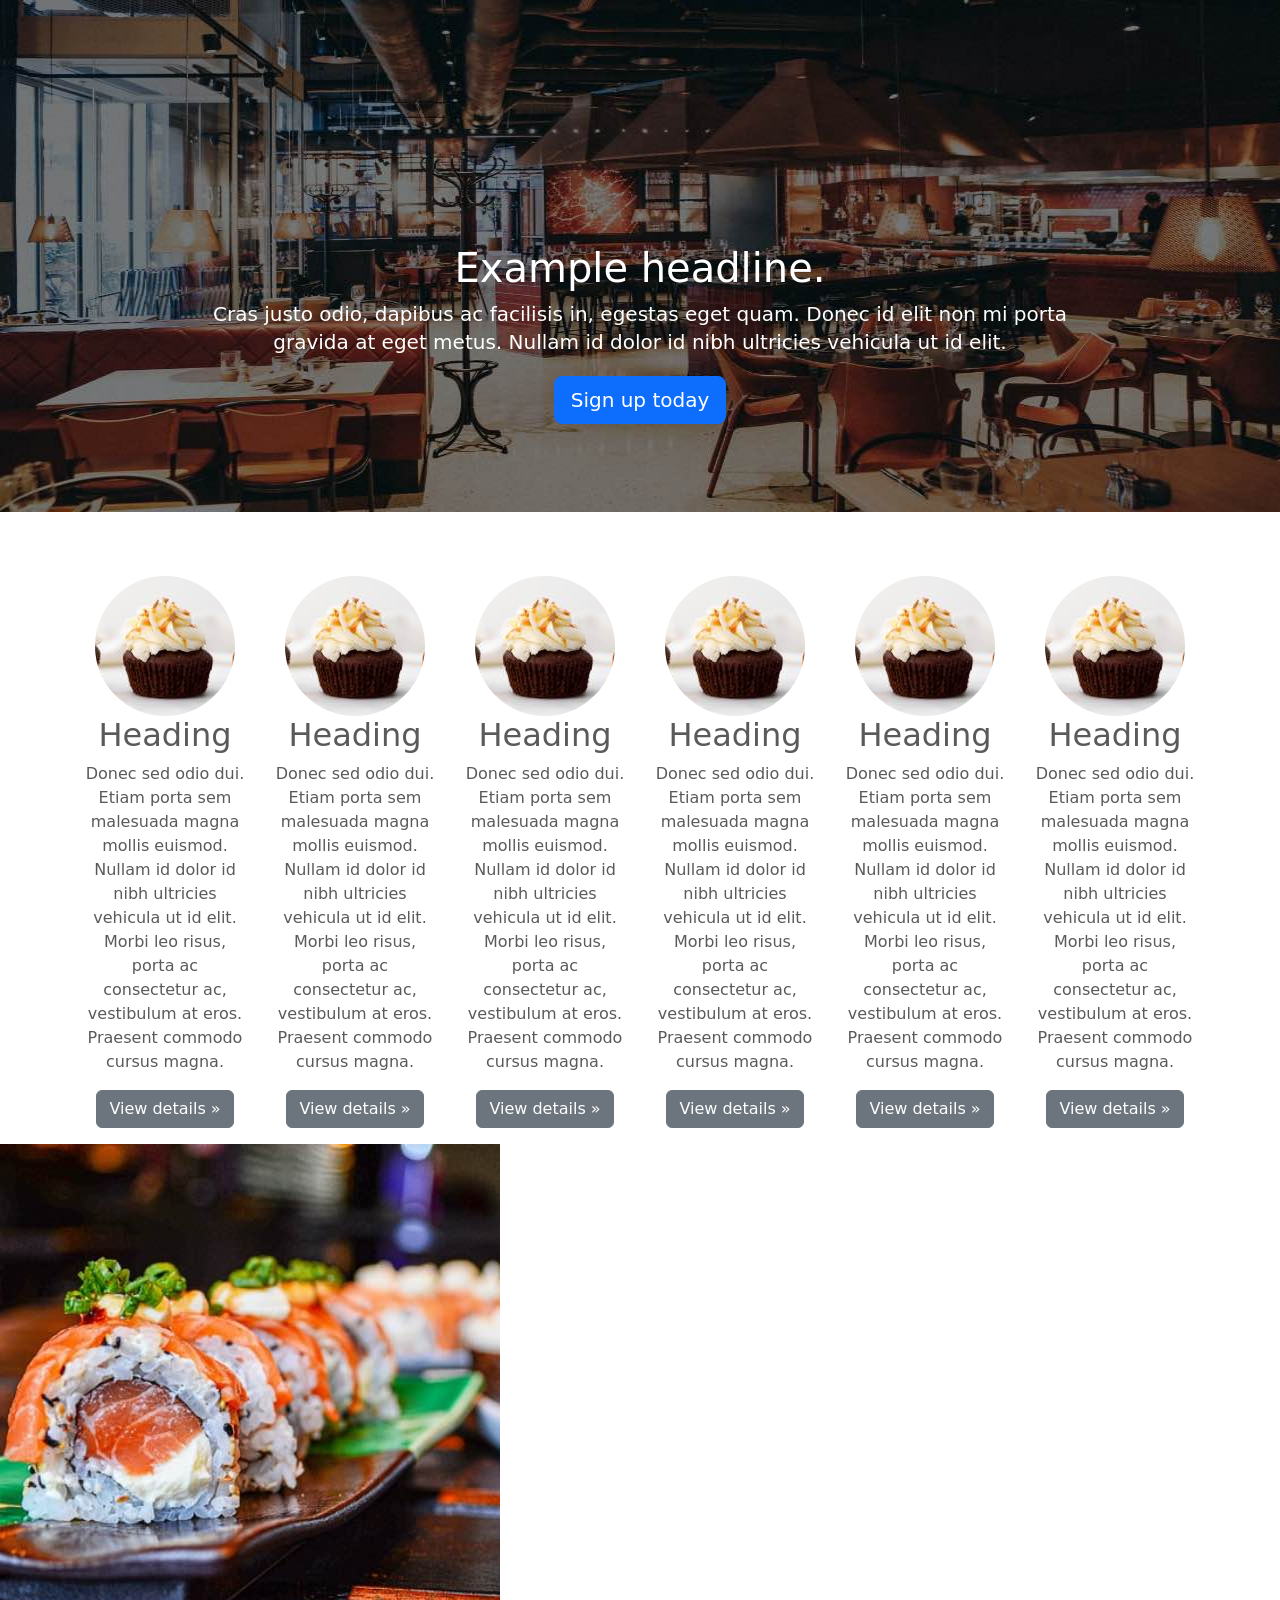
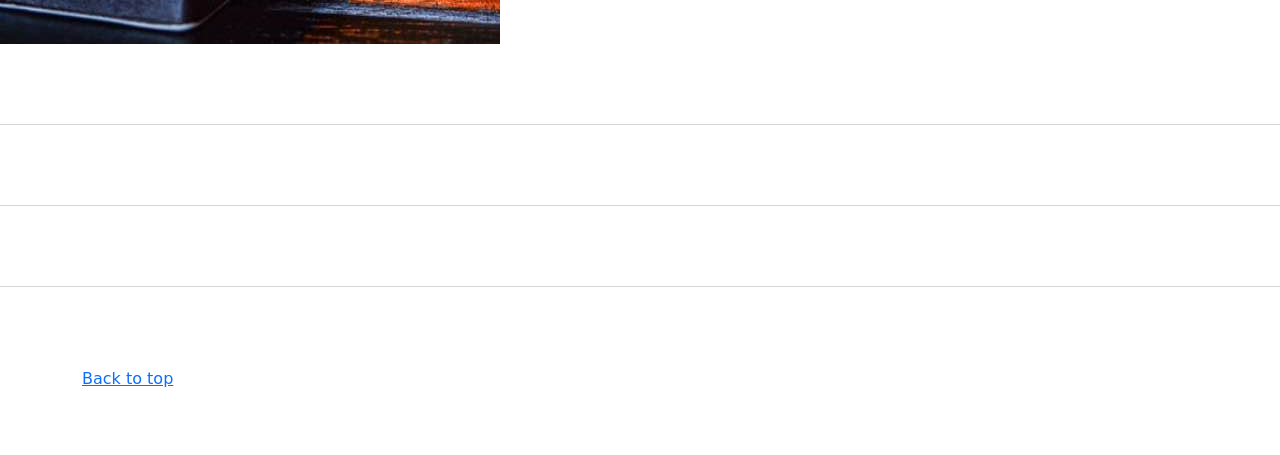
<file: kadai_005/index_for_student.html>
<!doctype html>
<html lang="en">
  <head>
    <meta charset="utf-8">
    <meta name="viewport" content="width=device-width, initial-scale=1">
    <meta name="description" content="">
    <meta name="author" content="Mark Otto, Jacob Thornton, and Bootstrap contributors">
    <meta name="generator" content="Hugo 0.79.0">
    <title>Carousel Template · Bootstrap v5.0</title>
    <link rel="canonical" href="https://getbootstrap.com/docs/5.0/examples/carousel/">
    <!-- ************************************************ bootstrap.min.cssの読み込み -->
   <link href="https://cdn.jsdelivr.net/npm/bootstrap@5.0.0-beta1/dist/css/bootstrap.min.css" rel="stylesheet" integrity="sha384-giJF6kkoqNQ00vy+HMDP7azOuL0xtbfIcaT9wjKHr8RbDVddVHyTfAAsrekwKmP1" crossorigin="anonymous">
    <!-- ************************************************ carousel.cssの読み込み -->
    <link href="carousel.css" rel="stylesheet">
    <!-- ************************************************ bootstrap.bundle.min.jsの読み込み -->
   <script src="https://cdn.jsdelivr.net/npm/bootstrap@5.0.0-beta1/dist/js/bootstrap.bundle.min.js" integrity="sha384-ygbV9kiqUc6oa4msXn9868pTtWMgiQaeYH7/t7LECLbyPA2x65Kgf80OJFdroafW" crossorigin="anonymous" defer></script>
  </head>
  <body>
    <main>
      <!-- ************************************************ カールセル開始 -->
    <div id="myCarousel" class="carousel slide" data-bs-ride="carousel">
     <div class="carousel-inner">
       <div class="carousel-item active">
         <img src="img/top_1.jpg" alt="サンプル画像1">
         <div class="container">
           <div class="carousel-caption">
             <h1>Example headline.</h1>
             <p>Cras justo odio, dapibus ac facilisis in, egestas eget quam. Donec id elit non mi porta gravida at eget
               metus. Nullam id dolor id nibh ultricies vehicula ut id elit.</p>
             <p><a class="btn btn-lg btn-primary" href="#" role="button">Sign up today</a></p>
           </div>
         </div>
       </div>
        </div>
      </div>
      <!-- ************************************************ カールセル終了 -->

 <div class="container">
   <div class="row">
   <div class="col-6 col-md-2 text-center">

     <!-- start col-lg-4 -->
     <img src="img/cake.jpg" class="rounded-circle" alt="サンプル画像2">

     <h2>Heading</h2>
     <p>
       Donec sed odio dui. Etiam porta sem malesuada magna mollis 
       euismod. Nullam id dolor id nibh ultricies vehicula ut id elit. 
       Morbi leo risus, porta ac consectetur ac, vestibulum at eros. 
       Praesent commodo cursus magna.
     </p>
     <p><a class="btn btn-secondary" href="#" role="button">View details &raquo;</a></p>

    </div>
   <div class="col-6 col-md-2 text-center">

     <!-- start col-lg-4 -->
     <img src="img/cake.jpg" class="rounded-circle" alt="サンプル画像2">

     <h2>Heading</h2>
     <p>
       Donec sed odio dui. Etiam porta sem malesuada magna mollis 
       euismod. Nullam id dolor id nibh ultricies vehicula ut id elit. 
       Morbi leo risus, porta ac consectetur ac, vestibulum at eros. 
       Praesent commodo cursus magna.
     </p>
     <p><a class="btn btn-secondary" href="#" role="button">View details &raquo;</a></p>

    </div>
   <div class="col-6 col-md-2 text-center">

     <!-- start col-lg-4 -->
     <img src="img/cake.jpg" class="rounded-circle" alt="サンプル画像2">

     <h2>Heading</h2>
     <p>
       Donec sed odio dui. Etiam porta sem malesuada magna mollis 
       euismod. Nullam id dolor id nibh ultricies vehicula ut id elit. 
       Morbi leo risus, porta ac consectetur ac, vestibulum at eros. 
       Praesent commodo cursus magna.
     </p>
     <p><a class="btn btn-secondary" href="#" role="button">View details &raquo;</a></p>

    </div>
   <div class="col-6 col-md-2 text-center">

     <!-- start col-lg-4 -->
     <img src="img/cake.jpg" class="rounded-circle" alt="サンプル画像2">

     <h2>Heading</h2>
     <p>
       Donec sed odio dui. Etiam porta sem malesuada magna mollis 
       euismod. Nullam id dolor id nibh ultricies vehicula ut id elit. 
       Morbi leo risus, porta ac consectetur ac, vestibulum at eros. 
       Praesent commodo cursus magna.
     </p>
     <p><a class="btn btn-secondary" href="#" role="button">View details &raquo;</a></p>

    </div>
   <div class="col-6 col-md-2 text-center">

     <!-- start col-lg-4 -->
     <img src="img/cake.jpg" class="rounded-circle" alt="サンプル画像2">

     <h2>Heading</h2>
     <p>
       Donec sed odio dui. Etiam porta sem malesuada magna mollis 
       euismod. Nullam id dolor id nibh ultricies vehicula ut id elit. 
       Morbi leo risus, porta ac consectetur ac, vestibulum at eros. 
       Praesent commodo cursus magna.
     </p>
     <p><a class="btn btn-secondary" href="#" role="button">View details &raquo;</a></p>

    </div>
   <div class="col-6 col-md-2 text-center">

     <!-- start col-lg-4 -->
     <img src="img/cake.jpg" class="rounded-circle" alt="サンプル画像2">

     <h2>Heading</h2>
     <p>
       Donec sed odio dui. Etiam porta sem malesuada magna mollis 
       euismod. Nullam id dolor id nibh ultricies vehicula ut id elit. 
       Morbi leo risus, porta ac consectetur ac, vestibulum at eros. 
       Praesent commodo cursus magna.
     </p>
     <p><a class="btn btn-secondary" href="#" role="button">View details &raquo;</a></p>

    </div>
  </div>
</div>






         <!-- <div class="container">

     <style> -->
        <!-- .button-test {
          /* パディング上下方向10px 左右方向30px */
          padding: 10px 30px;
          /* ボタンの幅 300px*/
          width: 300px;
          /* 背景色 青 */
          background-color: blue;
          /* フォント色 白 */
          color: white;
         /* テキスト中央揃え */
         text-align: center;
         /* フォントを太く */
         font-weight: bold;
         /* ボタンの角を丸める */
         border-radius: 5px;
         /* 上下左右方向の余白外側30px */
         margin: 30px;
         /* ボタンの影 */
         box-shadow: 0 0 20px 0 rgba(0, 0, 0, 30%);
         } -->
     <!-- /* </style> */ -->

     <!-- buttonテスト -->
 <!-- <button class="btn btn-primary btn-lg shadow">ここを押す</button>
     <div class="button-test">ここを押す</div>  
 <a href="" class="btn btn-info btn-sm shadow">ここを押す</a>

   </div> -->
   

          <!-- <div class="col-md-5"> -->
          <div class="">
            <!-- <img src="img/sushi.jpg" class="img-fluid" alt=""> -->
            <img src="img/sushi.jpg" class="" alt="サンプル画像3">
          </div>
        </div>
        <hr class="featurette-divider">
        <!-- ここにもう一つ左右を反転させたものを作ります。 -->
        <hr class="featurette-divider">
        <!-- ここにもう一つ左右を反転させたものを作ります。 -->
        <hr class="featurette-divider">
        <footer class="container">
          <!-- <p class="float-end"><a href="#">Back to top</a></p> -->
          <p class=""><a href="#">Back to top</a></p>
        </footer>
      </div>
    </main>
  </body>

</html>
</file>
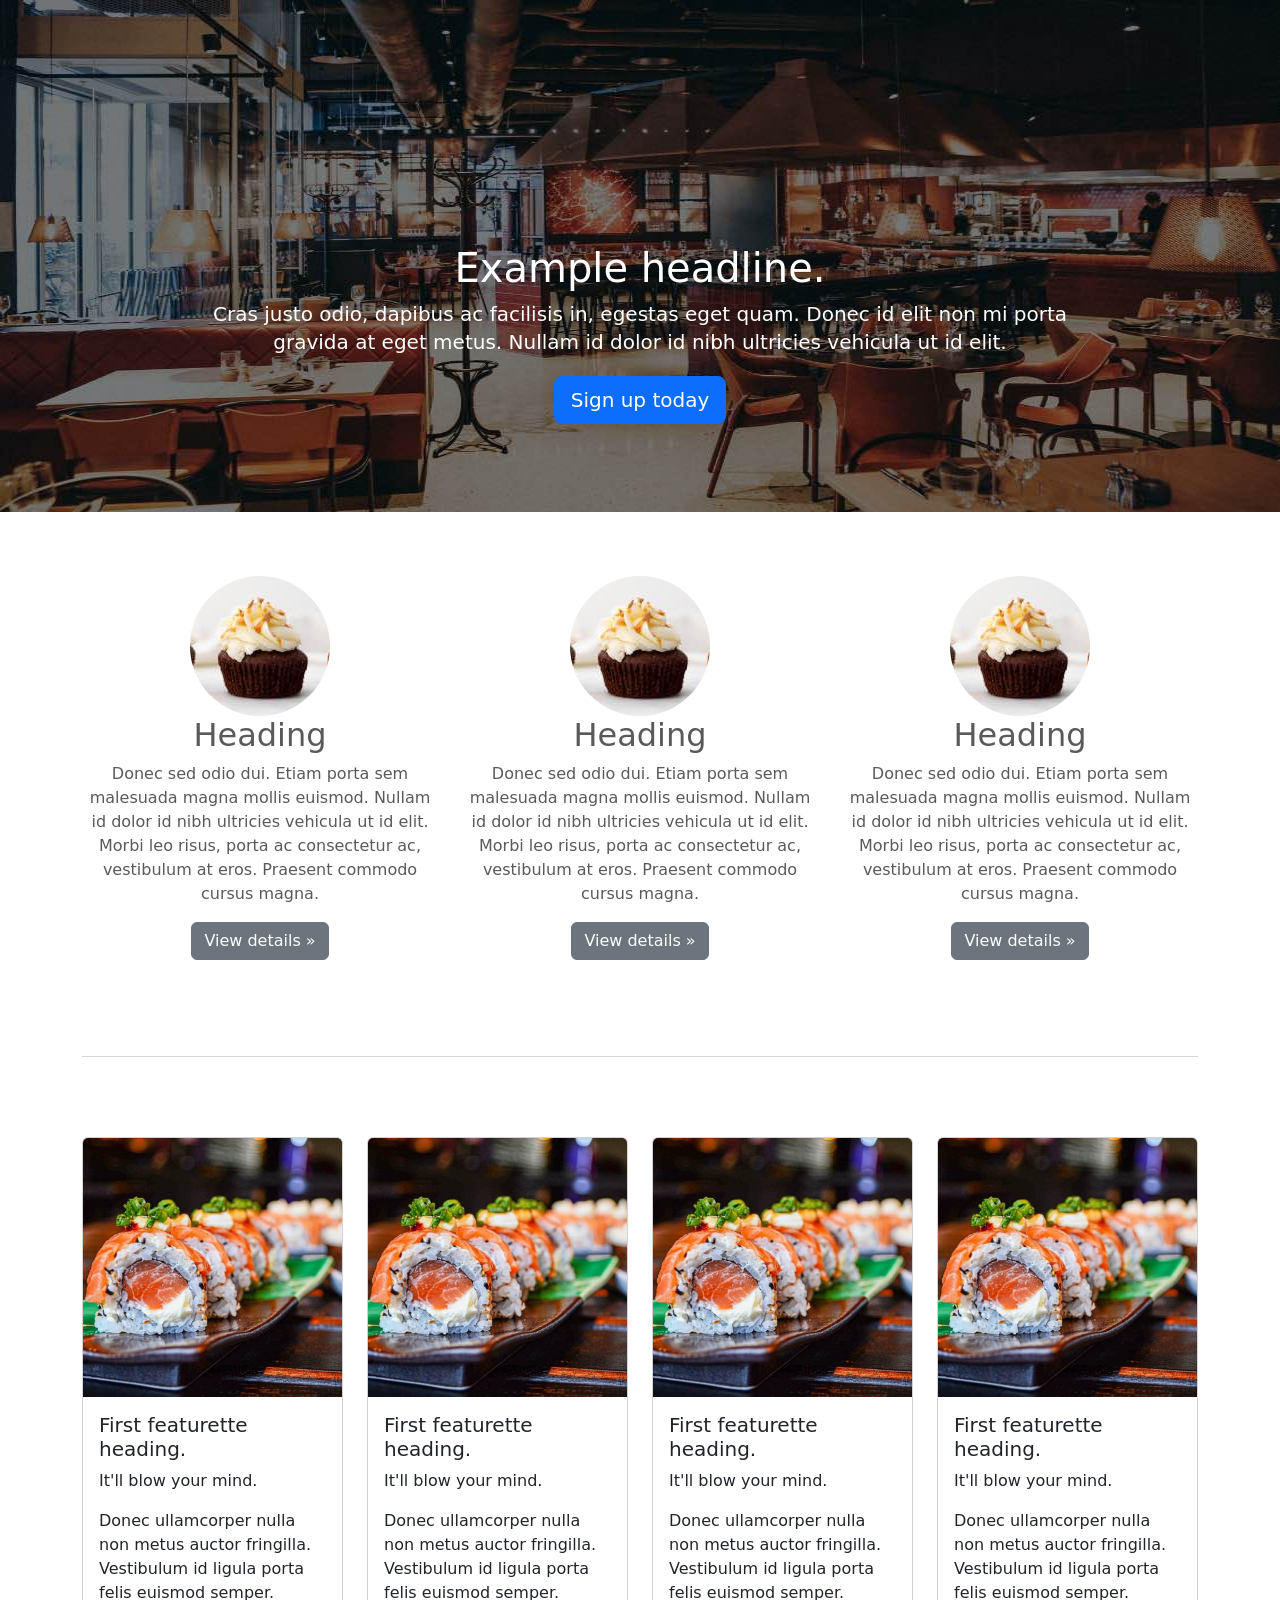
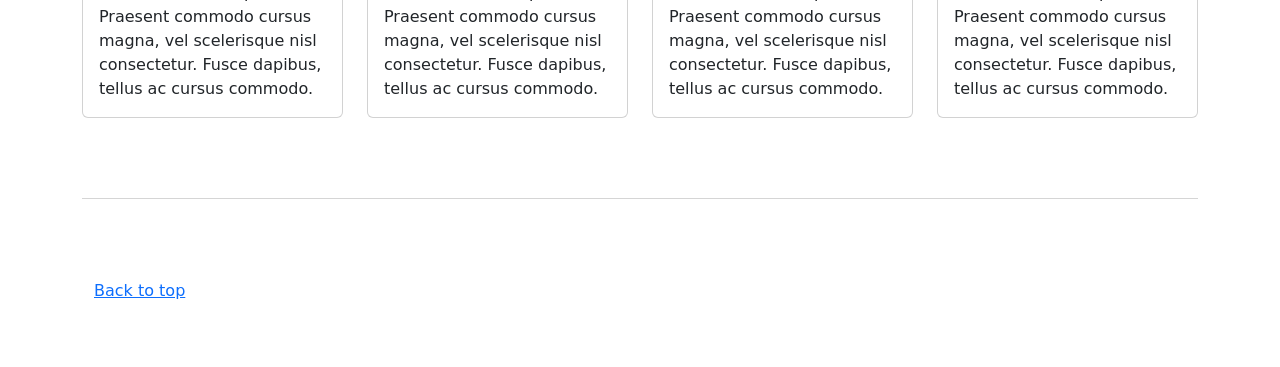
<file: kadai_006/index_for_student.html>
<!doctype html>
<html lang="en">
  <head>
    <meta charset="utf-8">
    <meta name="viewport" content="width=device-width, initial-scale=1">
    <meta name="description" content="">
    <meta name="author" content="Mark Otto, Jacob Thornton, and Bootstrap contributors">
    <meta name="generator" content="Hugo 0.79.0">
    <title>Carousel Template · Bootstrap v5.0</title>
    <link rel="canonical" href="https://getbootstrap.com/docs/5.0/examples/carousel/">
    <!-- ************************************************ bootstrap.min.cssの読み込み -->
   <link href="https://cdn.jsdelivr.net/npm/bootstrap@5.0.0-beta1/dist/css/bootstrap.min.css" rel="stylesheet" integrity="sha384-giJF6kkoqNQ00vy+HMDP7azOuL0xtbfIcaT9wjKHr8RbDVddVHyTfAAsrekwKmP1" crossorigin="anonymous">
    <!-- ************************************************ carousel.cssの読み込み -->
    <link href="carousel.css" rel="stylesheet">
    <!-- ************************************************ bootstrap.bundle.min.jsの読み込み -->
   <script src="https://cdn.jsdelivr.net/npm/bootstrap@5.0.0-beta1/dist/js/bootstrap.bundle.min.js" integrity="sha384-ygbV9kiqUc6oa4msXn9868pTtWMgiQaeYH7/t7LECLbyPA2x65Kgf80OJFdroafW" crossorigin="anonymous" defer></script>
  </head>
  <body>
    <main>
      <!-- ************************************************ カールセル開始 -->
    <div id="myCarousel" class="carousel slide" data-bs-ride="carousel">
     <div class="carousel-inner">
       <div class="carousel-item active">
         <img src="img/top_1.jpg" alt="サンプル画像1">
         <div class="container">
           <div class="carousel-caption">
             <h1>Example headline.</h1>
             <p>Cras justo odio, dapibus ac facilisis in, egestas eget quam. Donec id elit non mi porta gravida at eget
               metus. Nullam id dolor id nibh ultricies vehicula ut id elit.</p>
             <p><a class="btn btn-lg btn-primary" href="#" role="button">Sign up today</a></p>
           </div>
         </div>
       </div>
        </div>
      </div>
      <!-- ************************************************ カールセル終了 -->

 <div class="container">
   <div class="row">
   <div class="col-md-4 text-center">

     <!-- start col-lg-4 -->
     <img src="img/cake.jpg" class="rounded-circle" alt="サンプル画像2">

     <h2>Heading</h2>
     <p>
       Donec sed odio dui. Etiam porta sem malesuada magna mollis 
       euismod. Nullam id dolor id nibh ultricies vehicula ut id elit. 
       Morbi leo risus, porta ac consectetur ac, vestibulum at eros. 
       Praesent commodo cursus magna.
     </p>
     <p><a class="btn btn-secondary" href="#" role="button">View details &raquo;</a></p>

    </div>
   <div class="col-md-4 text-center">
     <!-- start col-lg-4 -->
     <img src="img/cake.jpg" class="rounded-circle" alt="サンプル画像2">
     <h2>Heading</h2>
     <p>
       Donec sed odio dui. Etiam porta sem malesuada magna mollis
       euismod. Nullam id dolor id nibh ultricies vehicula ut id elit.
       Morbi leo risus, porta ac consectetur ac, vestibulum at eros.
       Praesent commodo cursus magna.
     </p>
     <p><a class="btn btn-secondary" href="#" role="button">View details &raquo;</a></p>
   </div>
   <div class="col-md-4 text-center">
     <!-- start col-lg-4 -->
     <img src="img/cake.jpg" class="rounded-circle" alt="サンプル画像2">
     <h2>Heading</h2>
     <p>
       Donec sed odio dui. Etiam porta sem malesuada magna mollis
       euismod. Nullam id dolor id nibh ultricies vehicula ut id elit.
       Morbi leo risus, porta ac consectetur ac, vestibulum at eros.
       Praesent commodo cursus magna.
     </p>
     <p><a class="btn btn-secondary" href="#" role="button">View details &raquo;</a></p>
   </div>
  </div>
</div>

  <!-- お寿司部分開始 -->
<div class="container">
<!-- ここからコードを変更しカードデザインに変更してください -->
<hr class="featurette-divider">
<div class="row row-cols-1 row-cols-md-4 g-4">
       <div class="col">
         <div class="card">
           <img src="img/sushi.jpg" class="card-img-top" alt="サンプル画像3">
           <div class="card-body">
           <h5 class="card-title">First featurette heading. </h5>
           <p class="card-text">It'll blow your mind.</p>
           <p class="card-text">Donec ullamcorper nulla non metus auctor fringilla. Vestibulum id ligula porta felis
             euismod
             semper. Praesent commodo cursus magna, vel scelerisque nisl consectetur. Fusce dapibus, tellus ac cursus
             commodo.</p>
           </div>
         </div>
       </div>

              <div class="col">
         <div class="card">
           <img src="img/sushi.jpg" class="card-img-top" alt="サンプル画像3">
           <div class="card-body">
           <h5 class="card-title">First featurette heading. </h5>
           <p class="card-text">It'll blow your mind.</p>
           <p class="card-text">Donec ullamcorper nulla non metus auctor fringilla. Vestibulum id ligula porta felis
             euismod
             semper. Praesent commodo cursus magna, vel scelerisque nisl consectetur. Fusce dapibus, tellus ac cursus
             commodo.</p>
           </div>
         </div>
       </div>

              <div class="col">
         <div class="card">
           <img src="img/sushi.jpg" class="card-img-top" alt="サンプル画像3">
           <div class="card-body">
           <h5 class="card-title">First featurette heading. </h5>
           <p class="card-text">It'll blow your mind.</p>
           <p class="card-text">Donec ullamcorper nulla non metus auctor fringilla. Vestibulum id ligula porta felis
             euismod
             semper. Praesent commodo cursus magna, vel scelerisque nisl consectetur. Fusce dapibus, tellus ac cursus
             commodo.</p>
           </div>
         </div>
       </div>

              <div class="col">
         <div class="card">
           <img src="img/sushi.jpg" class="card-img-top" alt="サンプル画像3">
           <div class="card-body">
           <h5 class="card-title">First featurette heading. </h5>
           <p class="card-text">It'll blow your mind.</p>
           <p class="card-text">Donec ullamcorper nulla non metus auctor fringilla. Vestibulum id ligula porta felis
             euismod
             semper. Praesent commodo cursus magna, vel scelerisque nisl consectetur. Fusce dapibus, tellus ac cursus
             commodo.</p>
           </div>
         </div>
       </div>


</div>
<!-- ここまで -->
      <!-- お寿司部分終了 -->


     <hr class="featurette-divider">
       <footer class="container">
         <!-- <p class="float-end"><a href="#">Back to top</a></p> -->
         <p class=""><a href="#">Back to top</a></p>
       </footer>
     </div>


    </main>
  </body>

</html>
</file>
<file: kadai_tutorial_output/stylesheet/style.css>
/* ----------------------------------------------- 共通 */
html,
body {
  overflow-x: hidden;
}

body {
  color: #000000;
  font-family: 'Noto Sans JP', sans-serif;
  padding-bottom: 0;

}

p {
  line-height: 2.0em;
  font-weight: 100;
  font-style: normal;
  font-size: 14px;

}

 .section_title {
   /* フォントサイズ36px */
   font-size: 36px;
 
   /* フォントの太さ600 標準は400です */
   font-weight: 600;
 }

  /* section_titleに擬似要素を追加 */
 .section_title::after {
 
   /* 疑似要素はデフォルトでインライン要素のためブロック要素に変更 */
   display: block;
 
   /* サブタイトル文字の大きさや余白を設定 */
   font-size: 14px;
   font-weight: 400;
   padding: 16px 0 16px;
 
   /* 下線の幅を100pに設定 */
   width: 100px;
 
   /* 下線を直線・1px・黒色に設定 */
   border-bottom: solid 1px #000000;
 }
 


/* ----------------------------------------------- ナビゲーションバー */
.navbar_brand_logo {
  width: 32px;
  height: 32px;
  display: inline-block;
  margin-right: 15px;
}

.my_navbar_brand,
.my_nav_link {
  font-size: 16px;
  font-family: 'Lora', serif;
  color: #000000 !important;
}

/* Bootstrapのボタンに初期設定されている周囲のborder（枠線）を消す */
.navbar-toggler {
  padding: 0 !important;
  border: none;
}

/* ハンバーガーボタンがチェック状態である（押されている）とき、閉じるボタン（×）を表示する */
#hamburger_btn_check:checked~.hamburger_btn .btn_close {
  display: block;
}

/* ハンバーガーボタンがチェック状態である（押されている）とき、ハンバーガーボタンを表示しない */
#hamburger_btn_check:checked~.hamburger_btn .btn_open {
  display: none;
}

/* 最初に表示した時は、閉じるボタン（×）は表示しない */
.btn_close {
  display: none;
}

/* ハンバーガーボタンが押されているかを判断するためのチェックボックスは隠す */
#hamburger_btn_check {
  display: none;
}



/* ----------------------------------------------- カールセル */
.my_carousel_caption {
  
  /* フォントサイズ52px */
  font-size: 52px;

  /* 上下に余白追加 */
  padding-top: 1.25rem;
  padding-bottom: 1.25rem;

  /* フォント色は白色 */
  color: #fff;

  /* テキスト中央揃え */
  text-align: center;
  font-family: 'Lora', serif;
  line-height: 1.5em;
}

/* 疑似要素でアイコンを配置。前に配置しています */
.my_carousel_caption::before {
  content: url(../img/logoSymbol_White.png);
  display: block;
}

/* スマートフォン画面幅（画面幅が最大375pxまで）の場合、以下のスタイルを適用。 */
@media screen and (max-width:375px) {
  .my_carousel_caption {

    /* フォントサイズを27pxにする */
    font-size: 27px;
  }
}

.carousel-item {
  height: 32rem;
}

.carousel-item>img {
  position: absolute;
  top: 0;
  left: 0;
  min-width: 100%;
  height: 32rem;
}




/* ----------------------------------------------- アバウト */
 /* aboutクラスのあとに"私たちについて"の文字を追加  */
 .about::after {
   content: "私たちについて";
 }

  .about_us_bg {
   background-color: #FFE6A5;
 }




/* ----------------------------------------------- ギャラリー */
.gallery::after {
  content: "ギャラリー";
  margin: 0 auto 0;
}




/* ----------------------------------------------- メニュー */
.menu::after {
  content: "メニュー";
  margin: 0 auto 0;
}

.menu_title {
  font-size: 18px;
  font-weight: 600;
  font-style: normal;
}

.menu_price {
  font-size: 20px;
  font-weight: 400;
  font-family: 'Lora', serif;
}




/* ----------------------------------------------- レビュー */
/* 背景画像を設定 */
.review_wrapper {
  background-image: url(../img/background-reviews.jpg);
  background-repeat: no-repeat;
  background-size: cover;
}

/* サブタイトルを擬似要素で表示 */
.review::after {
  content: "お客様の声";
  margin: 0 auto 0;
  border-bottom: solid 1px #FFFFFF;
}

/* 白い背景色の高さを固定 */
.h_420 {
  height: 420px;
  position: relative;
}

/* レビューの画像を修正 */
.reviewer_img {
  /* サイズを48px  */
  width: 48px;
  height: 48px;

  /* 円形にします */
  border-radius: 50%;
  margin-right: 16px;
}

/* 星のアイコン画像です */
.star_img {
  /* サイズを25pxにします */
  width: 25px;
  height: 25px;
}

/* 詳細ボタンを下部に固定 */
.fix_bottom {
/* positionプロパティで絶対配置 */
  position: absolute;
/* ボタンのサイズ変更 */
  width: 80px;
  height: 44px;
/* 左から24px、下から24pxの位置に配置 */
  left: 24px;
  bottom: 24px;
}



/* ----------------------------------------------- アクセス */
.access::after {
  content: "アクセス";
  margin: 0 auto 0;
}




/* ----------------------------------------------- フッター */
#footer {
  background-color: #FAFAFA;
}

.copy_right {
  font-size: 14px;
  position: absolute;
  bottom: 1rem;
  left: 12px;
  display: flex;
}

.copy_right>p {
  margin-right: 5rem;
  margin-bottom: 0;
}

.copy_right>img.sns_img {
  height: 24px;
  width: 24px;
  margin-right: 10px;
  margin-top: 0;
}

.restaurant_info p {
  font-weight: 400;
  line-height: 1.5;
  font-size: 16px;
}

.restaurant_info img {
  width: 20px;
  height: 20px;
  margin-right: 10px;
  line-height: 1.5;
  margin-top: auto;
}

.footer_brand_logo {
  width: 64px;
  height: 64px;
  display: inline-block;
  margin-right: 15px;
}

.footer_text {
  font-size: 24px;
  font-family: 'Lora', serif;
}

@media screen and (max-width: 991px) {
  .footer_text,
  .copy_right {
    margin-top: 2rem;
    text-align: center;
    position: relative;
  }

  .copy_right>p,img {
    margin-right: 1rem;
    font-size: 14px;
    margin: 0;
    line-height: 35px;
  }
}
</file>
<file: kadai_003/carousel.css>
/* ----------------------------------------------- 全体の文字色修正と下部の余白の調整 */
body {
  /* padding-top: 3rem; */
  padding-bottom: 3rem;
  color: #5a5a5a;
}

/* ----------------------------------------------- カルーセルのカスタマイズ */
.carousel {
  margin-bottom: 4rem;
}

.carousel-caption {
  bottom: 3rem;
  z-index: 10;
}

.carousel-item {
  height: 32rem;
}

.carousel-item > img {
  position: absolute;
  top: 0;
  left: 0;
  min-width: 100%;
  height: 32rem;
}

/* ----------------------------------------------- マーケティングコンテンツ */
.marketing .col-lg-4 {
  margin-bottom: 1.5rem;
  text-align: center;
}

.marketing h2 {
  font-weight: 400;
}

/* rtl:begin:ignore */
.marketing .col-lg-4 p {
  margin-right: .75rem;
  margin-left: .75rem;
}

/* rtl:end:ignore */

/* ----------------------------------------------- フィーチャーレット */
.featurette-divider {
  margin: 5rem 0;
  /* Space out the Bootstrap <hr> more */
}

.featurette-heading {
  font-weight: 300;
  line-height: 1;
  /* rtl:remove */
  letter-spacing: -.05rem;
}

/* ----------------------------------------------- レスポンシブデザイン */
@media (min-width: 40em) {
  .carousel-caption p {
    margin-bottom: 1.25rem;
    font-size: 1.25rem;
    line-height: 1.4;
  }

  .featurette-heading {
    font-size: 50px;
  }
}

@media (min-width: 62em) {
  .featurette-heading {
    margin-top: 7rem;
  }
}
</file>
<file: kadai_004/carousel.css>
/* ----------------------------------------------- 全体の文字色修正と下部の余白の調整 */
body {
  /* padding-top: 3rem; */
  padding-bottom: 3rem;
  color: #5a5a5a;
}

/* ----------------------------------------------- カルーセルのカスタマイズ */
.carousel {
  margin-bottom: 4rem;
}

.carousel-caption {
  bottom: 3rem;
  z-index: 10;
}

.carousel-item {
  height: 32rem;
}

.carousel-item > img {
  position: absolute;
  top: 0;
  left: 0;
  min-width: 100%;
  height: 32rem;
}

/* ----------------------------------------------- マーケティングコンテンツ */
.marketing .col-lg-4 {
  margin-bottom: 1.5rem;
  text-align: center;
}

.marketing h2 {
  font-weight: 400;
}

/* rtl:begin:ignore */
.marketing .col-lg-4 p {
  margin-right: .75rem;
  margin-left: .75rem;
}

/* rtl:end:ignore */

/* ----------------------------------------------- フィーチャーレット */
.featurette-divider {
  margin: 5rem 0;
  /* Space out the Bootstrap <hr> more */
}

.featurette-heading {
  font-weight: 300;
  line-height: 1;
  /* rtl:remove */
  letter-spacing: -.05rem;
}

/* ----------------------------------------------- レスポンシブデザイン */
@media (min-width: 40em) {
  .carousel-caption p {
    margin-bottom: 1.25rem;
    font-size: 1.25rem;
    line-height: 1.4;
  }

  .featurette-heading {
    font-size: 50px;
  }
}

@media (min-width: 62em) {
  .featurette-heading {
    margin-top: 7rem;
  }
}
</file>
<file: kadai_005/carousel.css>
/* ----------------------------------------------- 全体の文字色修正と下部の余白の調整 */
body {
  /* padding-top: 3rem; */
  padding-bottom: 3rem;
  color: #5a5a5a;
}

/* ----------------------------------------------- カルーセルのカスタマイズ */
.carousel {
  margin-bottom: 4rem;
}

.carousel-caption {
  bottom: 3rem;
  z-index: 10;
}

.carousel-item {
  height: 32rem;
}

.carousel-item > img {
  position: absolute;
  top: 0;
  left: 0;
  min-width: 100%;
  height: 32rem;
}

/* ----------------------------------------------- マーケティングコンテンツ */
.marketing .col-lg-4 {
  margin-bottom: 1.5rem;
  text-align: center;
}

.marketing h2 {
  font-weight: 400;
}

/* rtl:begin:ignore */
.marketing .col-lg-4 p {
  margin-right: .75rem;
  margin-left: .75rem;
}

/* rtl:end:ignore */

/* ----------------------------------------------- フィーチャーレット */
.featurette-divider {
  margin: 5rem 0;
  /* Space out the Bootstrap <hr> more */
}

.featurette-heading {
  font-weight: 300;
  line-height: 1;
  /* rtl:remove */
  letter-spacing: -.05rem;
}

/* ----------------------------------------------- レスポンシブデザイン */
@media (min-width: 40em) {
  .carousel-caption p {
    margin-bottom: 1.25rem;
    font-size: 1.25rem;
    line-height: 1.4;
  }

  .featurette-heading {
    font-size: 50px;
  }
}

@media (min-width: 62em) {
  .featurette-heading {
    margin-top: 7rem;
  }
}
</file>
<file: kadai_006/carousel.css>
/* ----------------------------------------------- 全体の文字色修正と下部の余白の調整 */
body {
  /* padding-top: 3rem; */
  padding-bottom: 3rem;
  color: #5a5a5a;
}

/* ----------------------------------------------- カルーセルのカスタマイズ */
.carousel {
  margin-bottom: 4rem;
}

.carousel-caption {
  bottom: 3rem;
  z-index: 10;
}

.carousel-item {
  height: 32rem;
}

.carousel-item > img {
  position: absolute;
  top: 0;
  left: 0;
  min-width: 100%;
  height: 32rem;
}

/* ----------------------------------------------- マーケティングコンテンツ */
.marketing .col-lg-4 {
  margin-bottom: 1.5rem;
  text-align: center;
}

.marketing h2 {
  font-weight: 400;
}

/* rtl:begin:ignore */
.marketing .col-lg-4 p {
  margin-right: .75rem;
  margin-left: .75rem;
}

/* rtl:end:ignore */

/* ----------------------------------------------- フィーチャーレット */
.featurette-divider {
  margin: 5rem 0;
  /* Space out the Bootstrap <hr> more */
}

.featurette-heading {
  font-weight: 300;
  line-height: 1;
  /* rtl:remove */
  letter-spacing: -.05rem;
}

/* ----------------------------------------------- レスポンシブデザイン */
@media (min-width: 40em) {
  .carousel-caption p {
    margin-bottom: 1.25rem;
    font-size: 1.25rem;
    line-height: 1.4;
  }

  .featurette-heading {
    font-size: 50px;
  }
}

@media (min-width: 62em) {
  .featurette-heading {
    margin-top: 7rem;
  }
}
</file>
